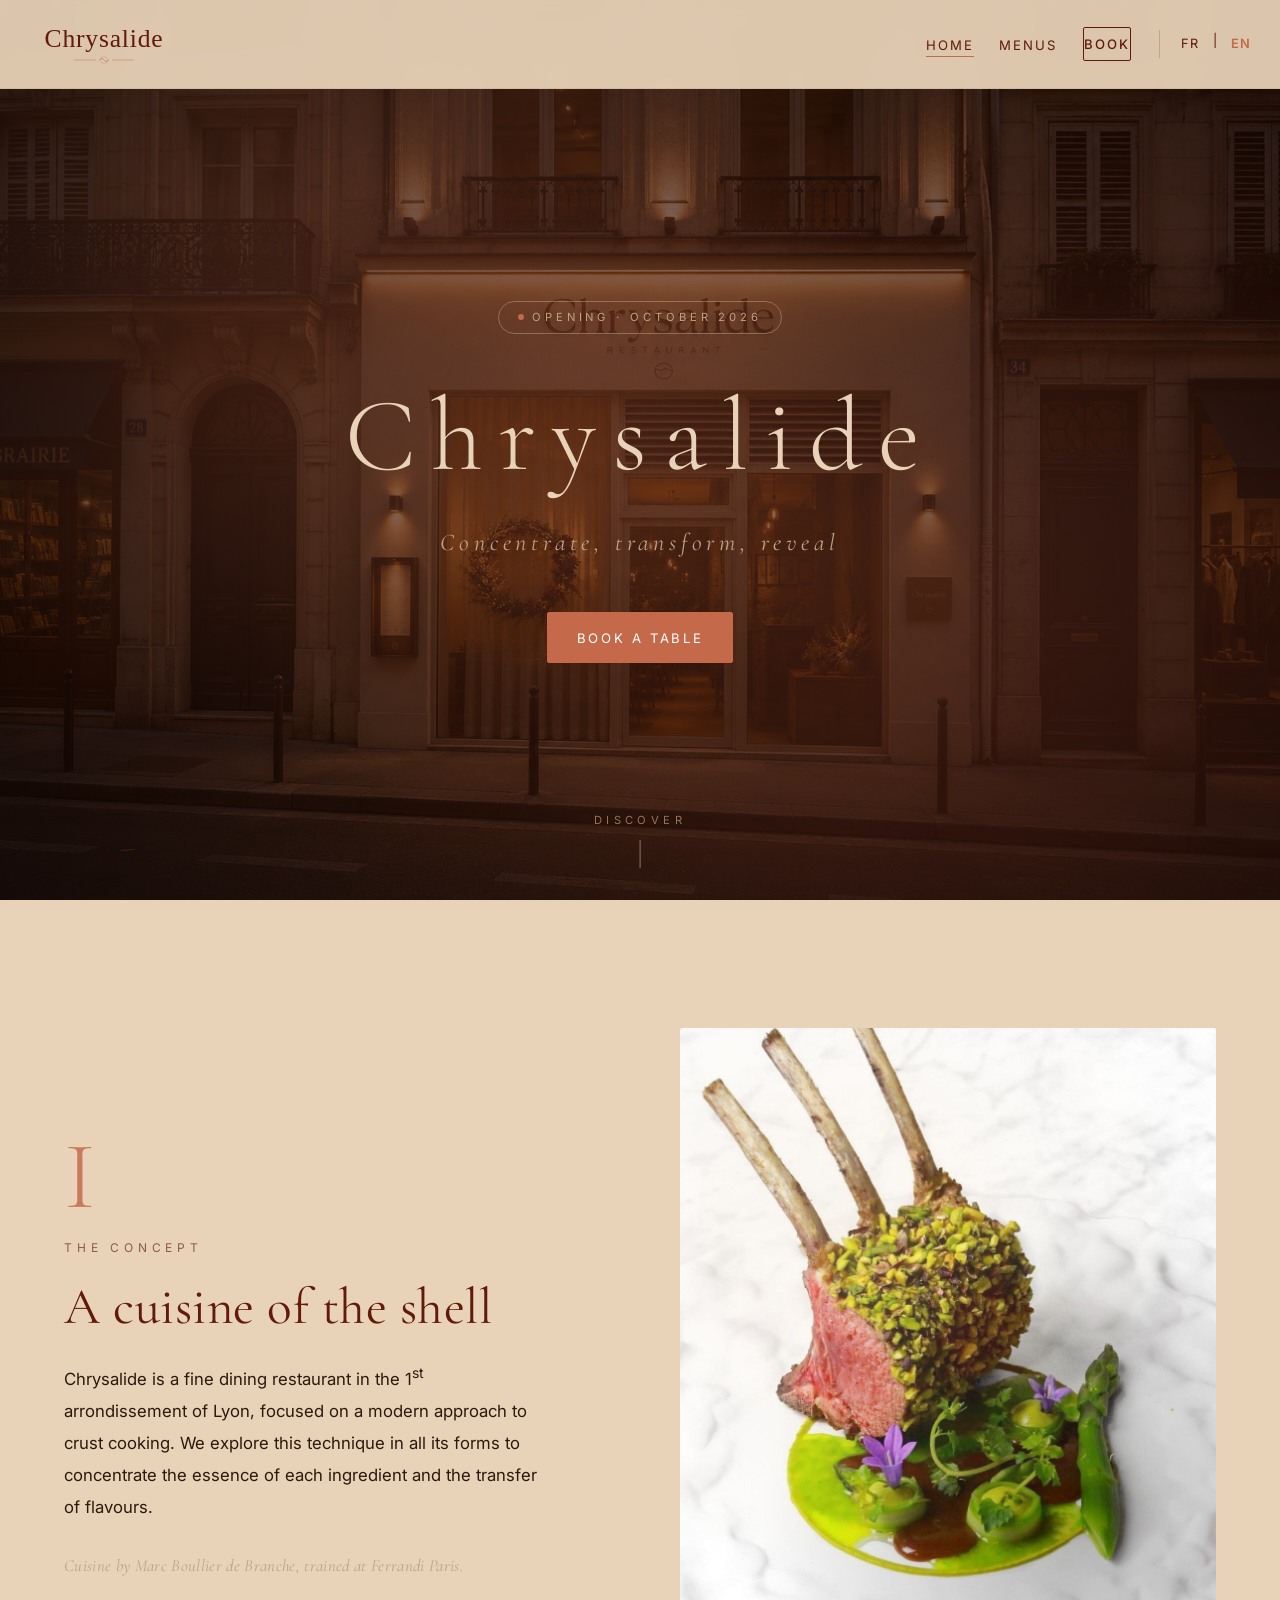
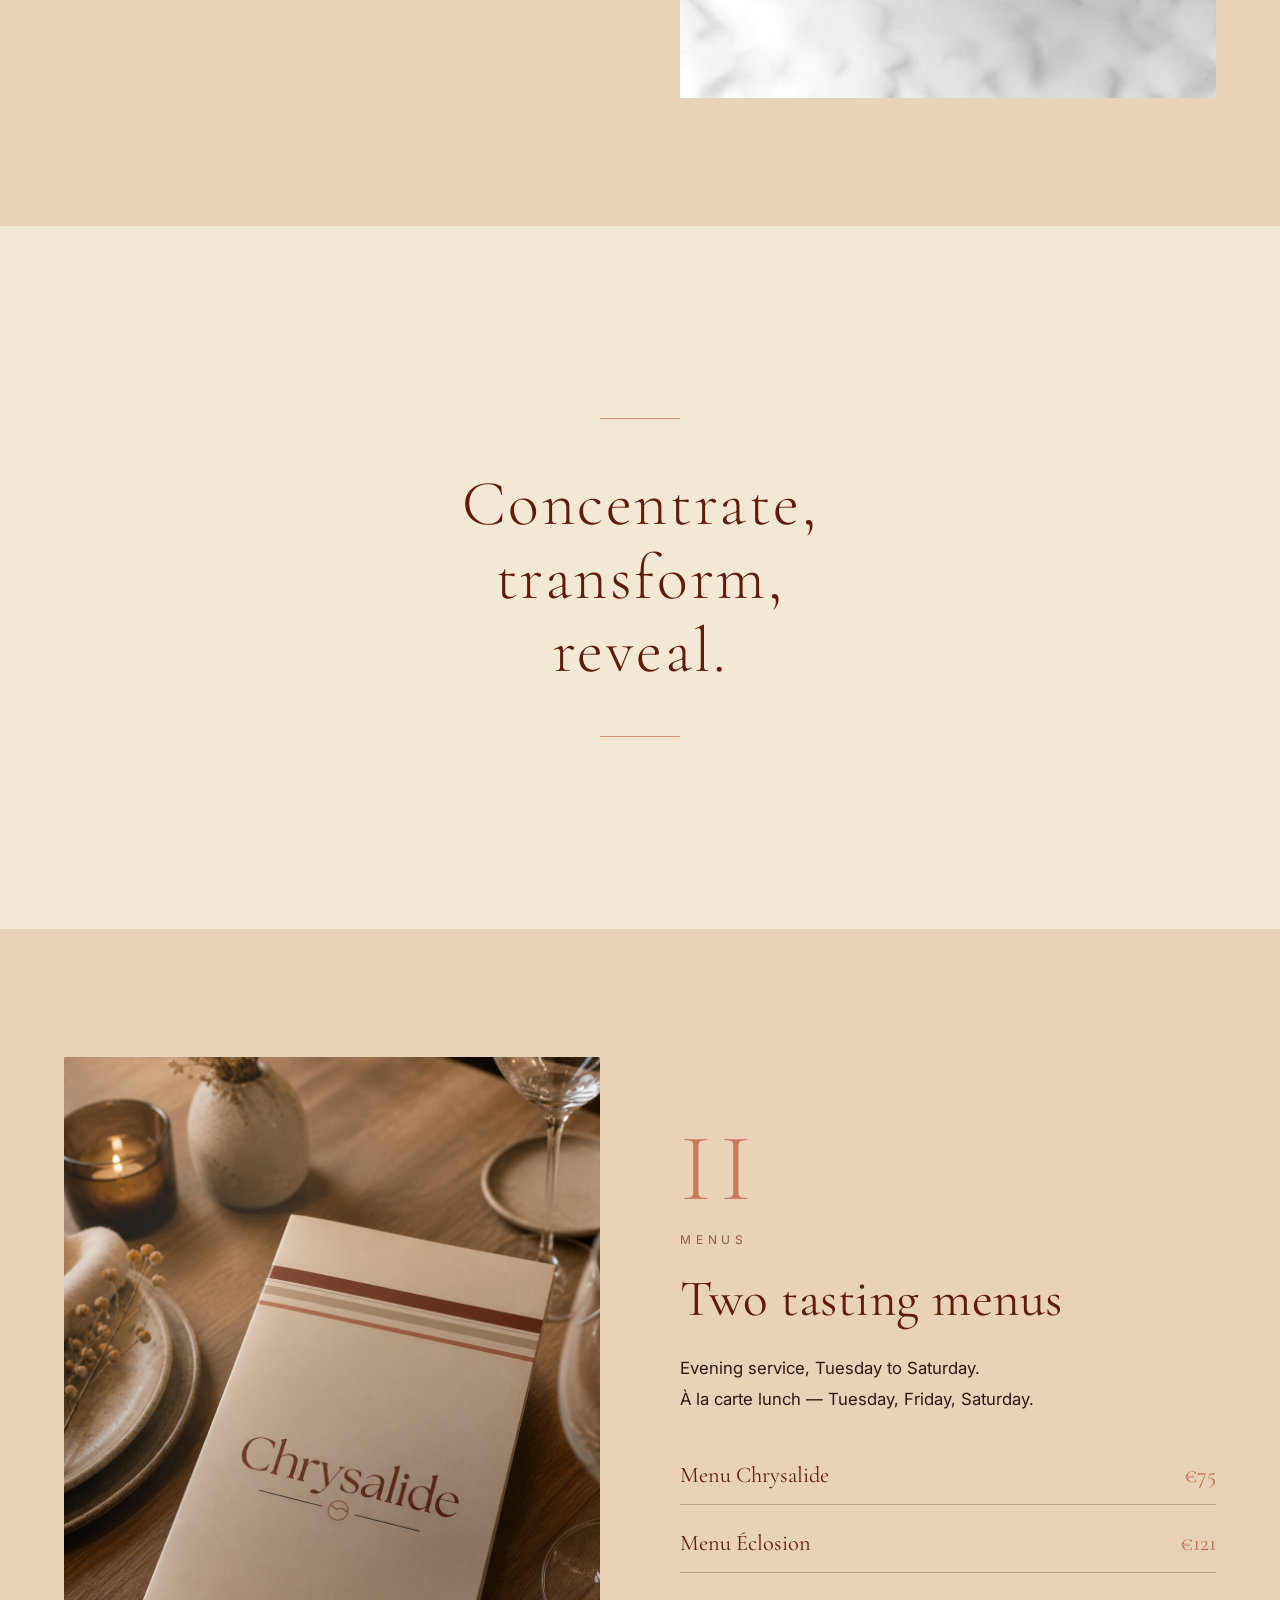
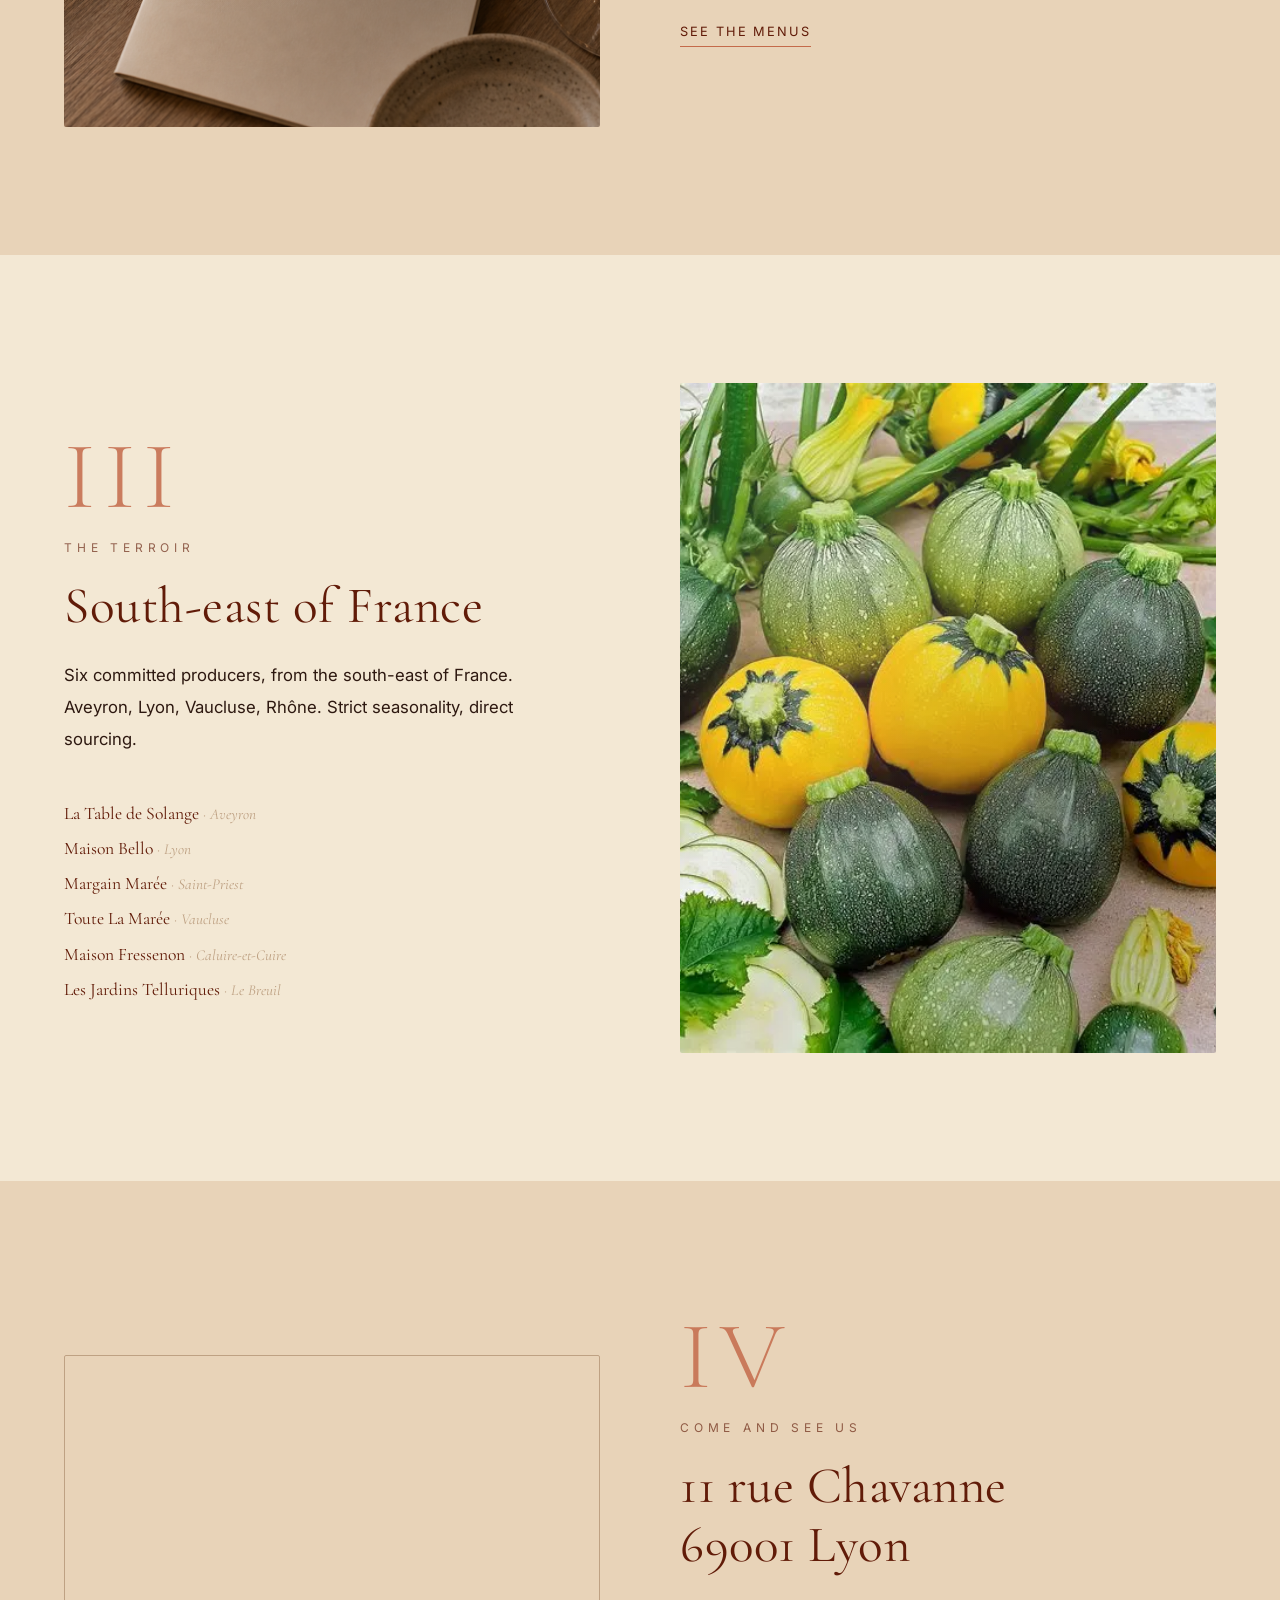
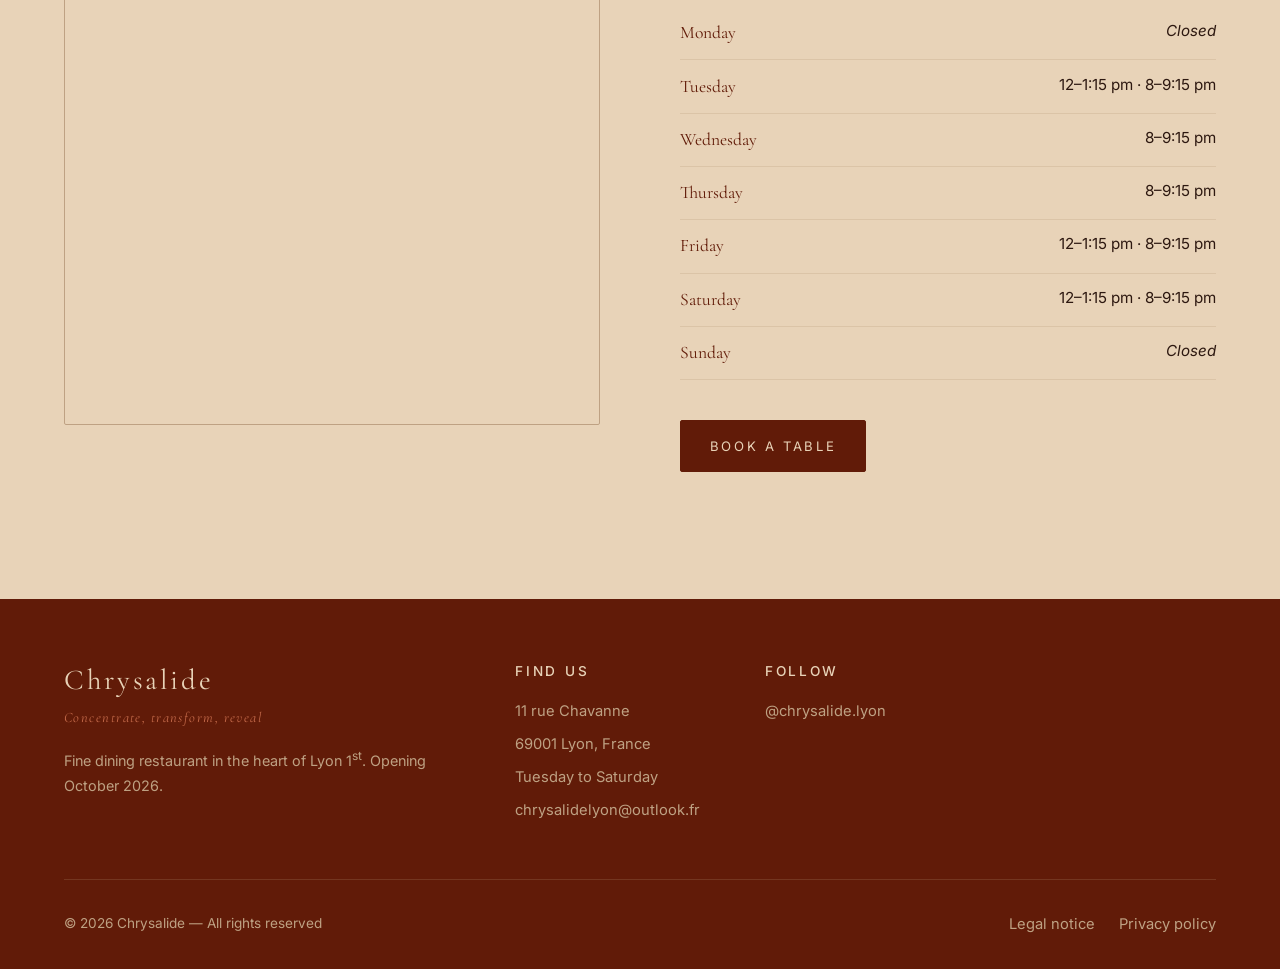
<file: BP_FERRANDI_CHRIS (2)/BP_FERRANDI_CHRIS/en/index.html>
<!DOCTYPE html>
<html lang="en">
<head>
    <meta charset="UTF-8">
    <meta name="viewport" content="width=device-width, initial-scale=1.0">
    <title>Chrysalide — Fine dining restaurant, Lyon</title>
    <meta name="description" content="Chrysalide, fine dining restaurant in the heart of Lyon. A modern approach to crust cooking. Opening October 2026.">
    <link rel="canonical" href="https://chrysalide-lyon.fr/en/">
    <link rel="alternate" hreflang="fr" href="https://chrysalide-lyon.fr/">
    <link rel="alternate" hreflang="en" href="https://chrysalide-lyon.fr/en/">
    <link rel="alternate" hreflang="x-default" href="https://chrysalide-lyon.fr/">
    <meta property="og:type" content="restaurant.restaurant">
    <meta property="og:title" content="Chrysalide — Fine dining restaurant, Lyon">
    <meta property="og:description" content="A modern approach to crust cooking. Concentrate, transform, reveal.">
    <meta property="og:locale" content="en_GB">
    <meta property="og:url" content="https://chrysalide-lyon.fr/en/">
    <link rel="icon" href="../assets/logo/favicon.svg" type="image/svg+xml">
    <link rel="preconnect" href="https://fonts.googleapis.com"><link rel="preconnect" href="https://fonts.gstatic.com" crossorigin>
    <link href="https://fonts.googleapis.com/css2?family=Cormorant+Garamond:ital,wght@0,300;0,400;0,500;1,400&family=Inter:wght@300;400;500;600&display=swap" rel="stylesheet">
    <link rel="stylesheet" href="../css/styles.css">
</head>
<body>
    <a href="#contenu" class="skip-link">Skip to content</a>

    <header class="site-header">
        <div class="site-header-inner">
            <a href="index.html" class="site-logo"><img src="../assets/logo/chrysalide-logo.svg" alt="" width="160" height="56"></a>
            <button class="menu-toggle" aria-label="Open menu" aria-expanded="false" aria-controls="site-nav"><span></span><span></span><span></span></button>
            <nav class="site-nav" id="site-nav" aria-label="Main navigation">
                <ul class="nav-menu">
                    <li><a href="index.html" aria-current="page">Home</a></li>
                    <li><a href="menus.html">Menus</a></li>
                    <li><a href="reservation.html" class="btn-cta">Book</a></li>
                </ul>
                <div class="lang-switch"><a href="../index.html" lang="fr">FR</a><span aria-hidden="true">|</span><a href="index.html" aria-current="true" lang="en">EN</a></div>
            </nav>
        </div>
    </header>

    <main id="contenu">
        <section class="hero" aria-labelledby="hero-title">
            <div class="hero-content">
                <span class="ouverture-badge">Opening · October 2026</span>
                <h1 id="hero-title">Chrysalide</h1>
                <p class="hero-baseline">Concentrate, transform, reveal</p>
                <div class="hero-actions">
                    <a href="reservation.html" class="btn-primary">Book a table</a>
                </div>
            </div>
            <a href="#chapter-1" class="scroll-cue" aria-label="Scroll">Discover</a>
        </section>

        <section class="story-section" id="chapter-1">
            <div class="container">
                <div class="story-grid">
                    <div class="story-text-col">
                        <span class="story-number">I</span>
                        <p class="story-eyebrow">The concept</p>
                        <h2 class="story-title">A cuisine of the shell</h2>
                        <p class="story-text">Chrysalide is a fine dining restaurant in the 1<sup>st</sup> arrondissement of Lyon, focused on a modern approach to crust cooking. We explore this technique in all its forms to concentrate the essence of each ingredient and the transfer of flavours.</p>
                        <p style="margin-top: 1.8rem; font-family: var(--font-titre); font-style: italic; color: var(--beige-mineral); font-size: 1.05rem; letter-spacing: 0.02em;">Cuisine by Marc Boullier de Branche, trained at Ferrandi Paris.</p>
                    </div>
                    <div class="story-image s1" aria-hidden="true"></div>
                </div>
            </div>
        </section>

        <section class="signature-grand">
            <p>Concentrate,<br>transform,<br>reveal.</p>
        </section>

        <section class="story-section">
            <div class="container">
                <div class="story-grid reverse">
                    <div class="story-text-col">
                        <span class="story-number">II</span>
                        <p class="story-eyebrow">Menus</p>
                        <h2 class="story-title">Two tasting menus</h2>
                        <p class="story-text">Evening service, Tuesday to Saturday.<br>À la carte lunch — Tuesday, Friday, Saturday.</p>

                        <div style="margin-top: 2.5rem; display: flex; flex-direction: column; gap: 1.2rem;">
                            <div style="display: flex; justify-content: space-between; align-items: baseline; border-bottom: 1px solid var(--beige-mineral); padding-bottom: 0.6rem;">
                                <span style="font-family: var(--font-titre); font-size: 1.4rem; color: var(--brun-profond);">Menu Chrysalide</span>
                                <span style="font-family: var(--font-titre); font-size: 1.4rem; color: var(--terracotta);">€75</span>
                            </div>
                            <div style="display: flex; justify-content: space-between; align-items: baseline; border-bottom: 1px solid var(--beige-mineral); padding-bottom: 0.6rem;">
                                <span style="font-family: var(--font-titre); font-size: 1.4rem; color: var(--brun-profond);">Menu Éclosion</span>
                                <span style="font-family: var(--font-titre); font-size: 1.4rem; color: var(--terracotta);">€121</span>
                            </div>
                        </div>

                        <p style="margin-top: 2rem;"><a href="menus.html" class="card-link">See the menus</a></p>
                    </div>
                    <div class="story-image s2" aria-hidden="true"></div>
                </div>
            </div>
        </section>

        <section class="story-section alt">
            <div class="container">
                <div class="story-grid">
                    <div class="story-text-col">
                        <span class="story-number">III</span>
                        <p class="story-eyebrow">The terroir</p>
                        <h2 class="story-title">South-east of France</h2>
                        <p class="story-text">Six committed producers, from the south-east of France. Aveyron, Lyon, Vaucluse, Rhône. Strict seasonality, direct sourcing.</p>

                        <ul style="list-style: none; padding: 0; margin: 2.5rem 0 0; font-family: var(--font-titre); font-size: 1.1rem; color: var(--brun-profond); line-height: 2;">
                            <li>La Table de Solange <span style="color: var(--beige-mineral); font-style: italic; font-size: 0.95rem;">· Aveyron</span></li>
                            <li>Maison Bello <span style="color: var(--beige-mineral); font-style: italic; font-size: 0.95rem;">· Lyon</span></li>
                            <li>Margain Marée <span style="color: var(--beige-mineral); font-style: italic; font-size: 0.95rem;">· Saint-Priest</span></li>
                            <li>Toute La Marée <span style="color: var(--beige-mineral); font-style: italic; font-size: 0.95rem;">· Vaucluse</span></li>
                            <li>Maison Fressenon <span style="color: var(--beige-mineral); font-style: italic; font-size: 0.95rem;">· Caluire-et-Cuire</span></li>
                            <li>Les Jardins Telluriques <span style="color: var(--beige-mineral); font-style: italic; font-size: 0.95rem;">· Le Breuil</span></li>
                        </ul>
                    </div>
                    <div class="story-image s3" aria-hidden="true"></div>
                </div>
            </div>
        </section>

        <section class="story-section">
            <div class="container">
                <div class="story-grid reverse">
                    <div class="story-text-col">
                        <span class="story-number">IV</span>
                        <p class="story-eyebrow">Come and see us</p>
                        <h2 class="story-title">11 rue Chavanne<br>69001 Lyon</h2>

                        <table class="horaires-table" style="margin-top: 2rem;">
                            <tbody>
                                <tr><td>Monday</td><td class="ferme">Closed</td></tr>
                                <tr><td>Tuesday</td><td>12–1:15 pm · 8–9:15 pm</td></tr>
                                <tr><td>Wednesday</td><td>8–9:15 pm</td></tr>
                                <tr><td>Thursday</td><td>8–9:15 pm</td></tr>
                                <tr><td>Friday</td><td>12–1:15 pm · 8–9:15 pm</td></tr>
                                <tr><td>Saturday</td><td>12–1:15 pm · 8–9:15 pm</td></tr>
                                <tr><td>Sunday</td><td class="ferme">Closed</td></tr>
                            </tbody>
                        </table>

                        <div style="margin-top: 2.5rem;">
                            <a href="reservation.html" class="btn-dark">Book a table</a>
                        </div>
                    </div>
                    <div class="map-wrap" style="aspect-ratio: 4/5;">
                        <iframe title="Map to Chrysalide" src="https://www.openstreetmap.org/export/embed.html?bbox=4.8290%2C45.7670%2C4.8400%2C45.7720&layer=mapnik&marker=45.7695%2C4.8345" loading="lazy" referrerpolicy="no-referrer-when-downgrade"></iframe>
                    </div>
                </div>
            </div>
        </section>
    </main>

    <footer class="site-footer">
        <div class="container">
            <div class="footer-grid">
                <div class="footer-brand"><h3>Chrysalide</h3><p class="baseline">Concentrate, transform, reveal</p><p>Fine dining restaurant in the heart of Lyon 1<sup>st</sup>. Opening October 2026.</p></div>
                <div><h4>Find us</h4><ul><li>11 rue Chavanne</li><li>69001 Lyon, France</li><li>Tuesday to Saturday</li><li><a href="mailto:chrysalidelyon@outlook.fr">chrysalidelyon@outlook.fr</a></li></ul></div>
                <div><h4>Follow</h4><ul><li><a href="https://instagram.com/chrysalide.lyon" target="_blank" rel="noopener noreferrer">@chrysalide.lyon</a></li></ul></div>
            </div>
            <div class="footer-bottom"><span>© 2026 Chrysalide — All rights reserved</span><span class="footer-legal"><a href="contact.html">Legal notice</a><a href="contact.html">Privacy policy</a></span></div>
        </div>
    </footer>

    <script src="../js/main.js"></script>
</body>
</html>
</file>
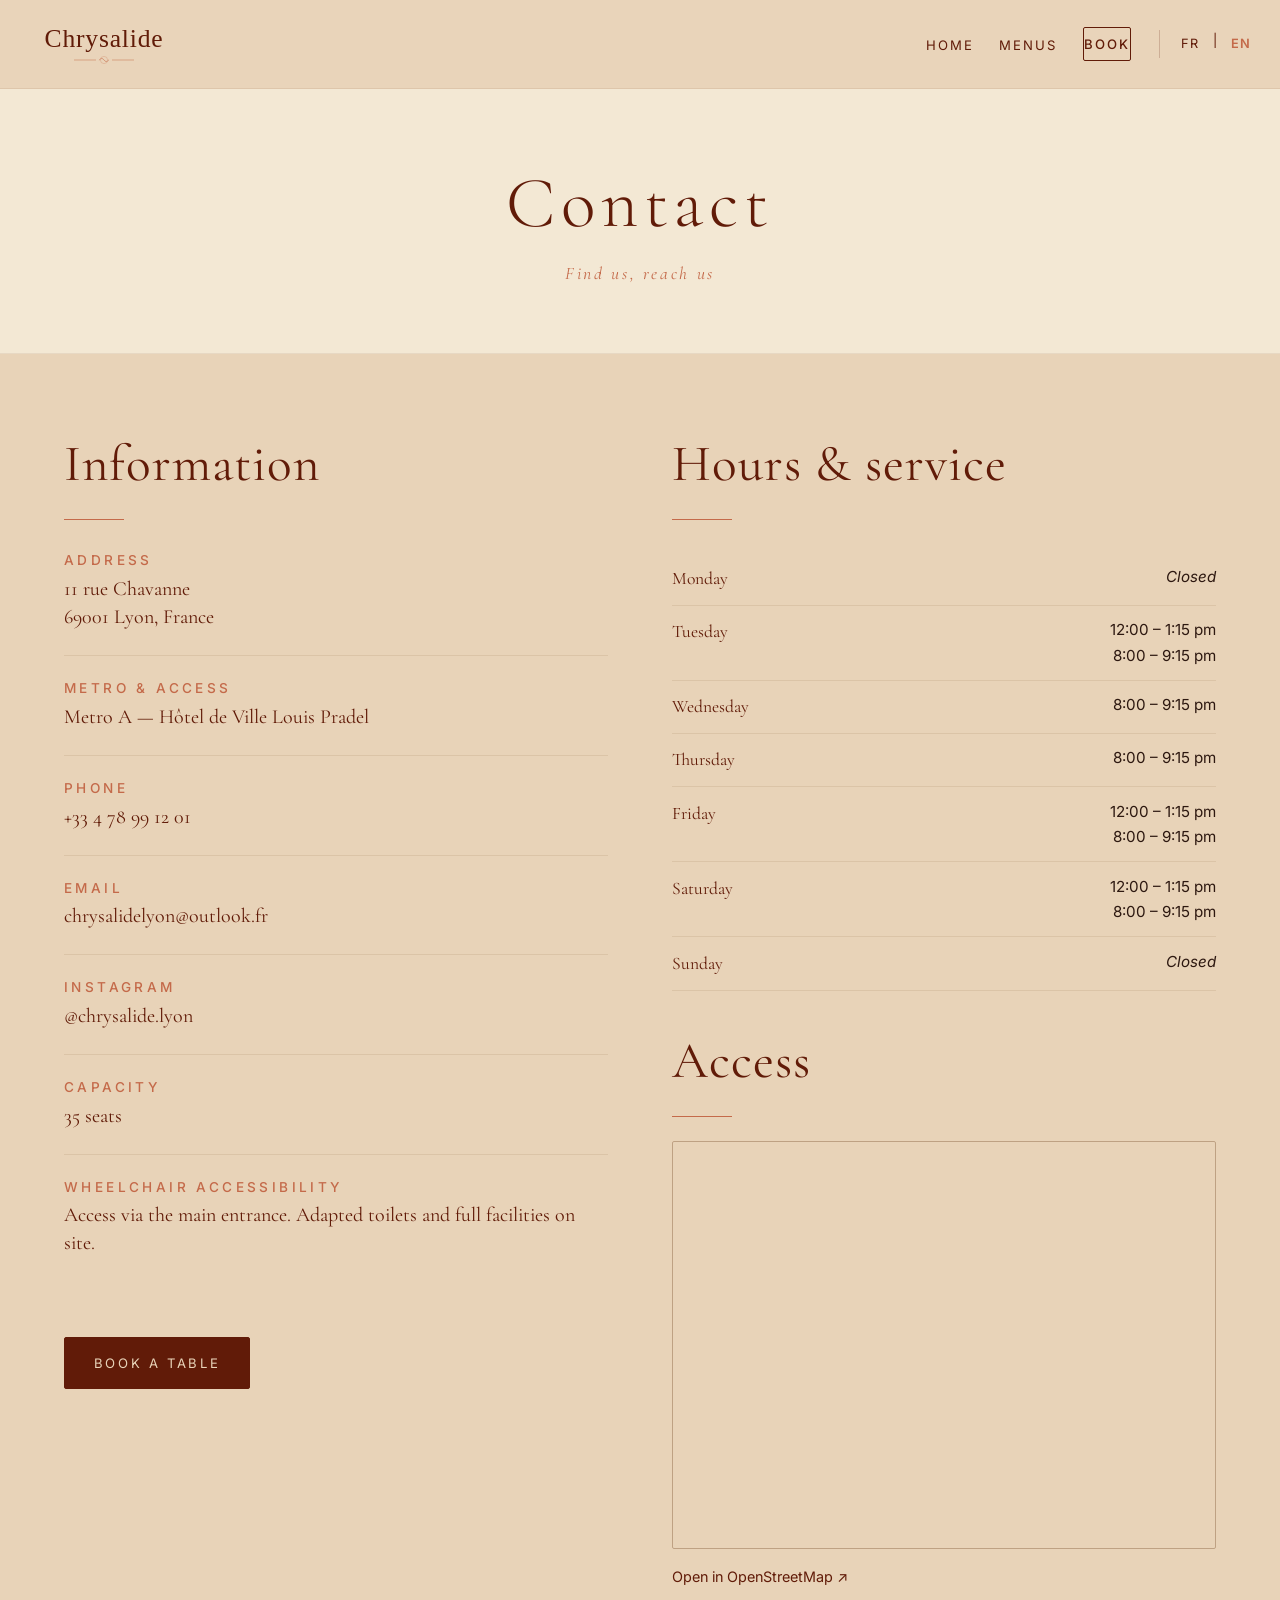
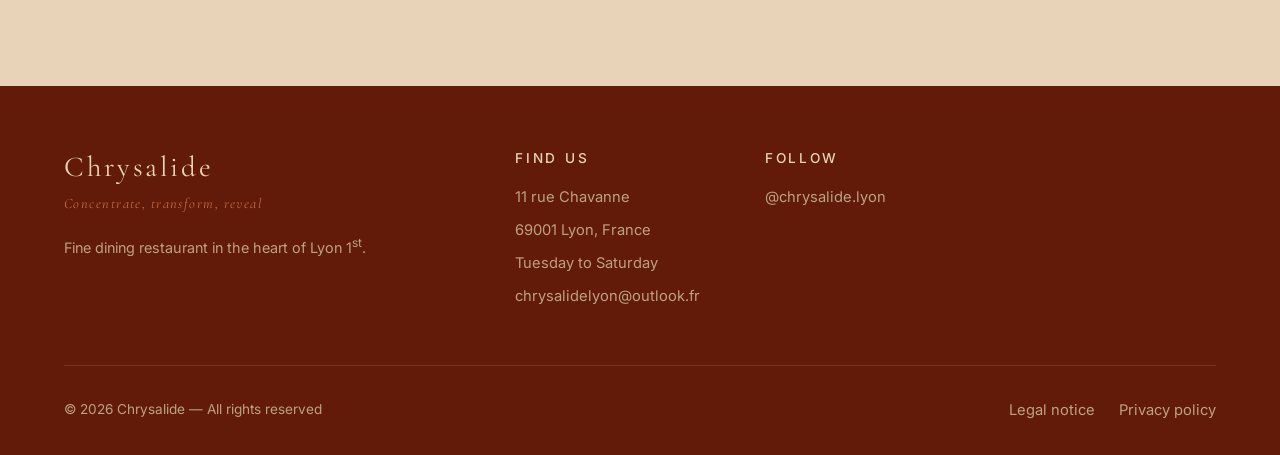
<file: BP_FERRANDI_CHRIS (2)/BP_FERRANDI_CHRIS/en/contact.html>
<!DOCTYPE html>
<html lang="en">
<head>
    <meta charset="UTF-8">
    <meta name="viewport" content="width=device-width, initial-scale=1.0">
    <title>Contact — Chrysalide</title>
    <meta name="description" content="Address, opening hours, access and contact details for Chrysalide restaurant. 11 rue Chavanne, Lyon 1st.">
    <link rel="canonical" href="https://chrysalide-lyon.fr/en/contact.html">
    <link rel="alternate" hreflang="fr" href="https://chrysalide-lyon.fr/contact.html">
    <link rel="alternate" hreflang="en" href="https://chrysalide-lyon.fr/en/contact.html">
    <link rel="icon" href="../assets/logo/favicon.svg" type="image/svg+xml">
    <link rel="preconnect" href="https://fonts.googleapis.com"><link rel="preconnect" href="https://fonts.gstatic.com" crossorigin>
    <link href="https://fonts.googleapis.com/css2?family=Cormorant+Garamond:ital,wght@0,300;0,400;0,500;1,400&family=Inter:wght@300;400;500;600&display=swap" rel="stylesheet">
    <link rel="stylesheet" href="../css/styles.css">
</head>
<body>
    <a href="#contenu" class="skip-link">Skip to content</a>
    <header class="site-header">
        <div class="site-header-inner">
            <a href="index.html" class="site-logo"><img src="../assets/logo/chrysalide-logo.svg" alt="" width="160" height="56"></a>
            <button class="menu-toggle" aria-label="Open menu" aria-expanded="false" aria-controls="site-nav"><span></span><span></span><span></span></button>
            <nav class="site-nav" id="site-nav" aria-label="Main navigation">
                <ul class="nav-menu">
                    <li><a href="index.html">Home</a></li>
                    <li><a href="menus.html">Menus</a></li>
                    <li><a href="reservation.html" class="btn-cta">Book</a></li>
                </ul>
                <div class="lang-switch"><a href="../contact.html" lang="fr">FR</a><span aria-hidden="true">|</span><a href="contact.html" aria-current="true" lang="en">EN</a></div>
            </nav>
        </div>
    </header>

    <main id="contenu">
        <section class="page-header"><div class="container"><h1>Contact</h1><p class="subtitle">Find us, reach us</p></div></section>

        <section>
            <div class="container">
                <div class="contact-grid">
                    <div>
                        <h2>Information</h2>
                        <hr class="divider divider-left">
                        <div style="margin-top: 2rem;">
                            <div class="contact-item"><h3>Address</h3><p>11 rue Chavanne<br>69001 Lyon, France</p></div>
                            <div class="contact-item"><h3>Metro &amp; access</h3><p>Metro A — Hôtel de Ville Louis Pradel</p></div>
                            <div class="contact-item"><h3>Phone</h3><p><a href="tel:+33478991201">+33 4 78 99 12 01</a></p></div>
                            <div class="contact-item"><h3>Email</h3><p><a href="mailto:chrysalidelyon@outlook.fr">chrysalidelyon@outlook.fr</a></p></div>
                            <div class="contact-item"><h3>Instagram</h3><p><a href="https://instagram.com/chrysalide.lyon" target="_blank" rel="noopener noreferrer">@chrysalide.lyon</a></p></div>
                            <div class="contact-item"><h3>Capacity</h3><p>35 seats</p></div>
                            <div class="contact-item"><h3>Wheelchair accessibility</h3><p>Access via the main entrance. Adapted toilets and full facilities on site.</p></div>
                        </div>
                        <a href="reservation.html" class="btn-dark" style="margin-top: 2rem;">Book a table</a>
                    </div>

                    <div>
                        <h2>Hours &amp; service</h2>
                        <hr class="divider divider-left">
                        <table class="horaires-table" style="margin-top: 2rem;">
                            <tbody>
                                <tr><td>Monday</td><td class="ferme">Closed</td></tr>
                                <tr><td>Tuesday</td><td>12:00 – 1:15 pm<br>8:00 – 9:15 pm</td></tr>
                                <tr><td>Wednesday</td><td>8:00 – 9:15 pm</td></tr>
                                <tr><td>Thursday</td><td>8:00 – 9:15 pm</td></tr>
                                <tr><td>Friday</td><td>12:00 – 1:15 pm<br>8:00 – 9:15 pm</td></tr>
                                <tr><td>Saturday</td><td>12:00 – 1:15 pm<br>8:00 – 9:15 pm</td></tr>
                                <tr><td>Sunday</td><td class="ferme">Closed</td></tr>
                            </tbody>
                        </table>

                        <div style="margin-top: 2.5rem;">
                            <h2>Access</h2>
                            <hr class="divider divider-left">
                            <div class="map-wrap" style="margin-top: 1.5rem;">
                                <iframe title="Map to Chrysalide restaurant" src="https://www.openstreetmap.org/export/embed.html?bbox=4.8290%2C45.7670%2C4.8400%2C45.7720&layer=mapnik&marker=45.7695%2C4.8345" loading="lazy" referrerpolicy="no-referrer-when-downgrade"></iframe>
                            </div>
                            <p style="margin-top: 1rem; font-size: 0.9rem;"><a href="https://www.openstreetmap.org/?mlat=45.7695&mlon=4.8345#map=18/45.7695/4.8345" target="_blank" rel="noopener noreferrer">Open in OpenStreetMap ↗</a></p>
                        </div>
                    </div>
                </div>
            </div>
        </section>
    </main>

    <footer class="site-footer">
        <div class="container">
            <div class="footer-grid">
                <div class="footer-brand"><h3>Chrysalide</h3><p class="baseline">Concentrate, transform, reveal</p><p>Fine dining restaurant in the heart of Lyon 1<sup>st</sup>.</p></div>
                <div><h4>Find us</h4><ul><li>11 rue Chavanne</li><li>69001 Lyon, France</li><li>Tuesday to Saturday</li><li><a href="mailto:chrysalidelyon@outlook.fr">chrysalidelyon@outlook.fr</a></li></ul></div>
                <div><h4>Follow</h4><ul><li><a href="https://instagram.com/chrysalide.lyon" target="_blank" rel="noopener noreferrer">@chrysalide.lyon</a></li></ul></div>
            </div>
            <div class="footer-bottom"><span>© 2026 Chrysalide — All rights reserved</span><span class="footer-legal"><a href="contact.html">Legal notice</a><a href="contact.html">Privacy policy</a></span></div>
        </div>
    </footer>

    <script src="../js/main.js"></script>
</body>
</html>
</file>
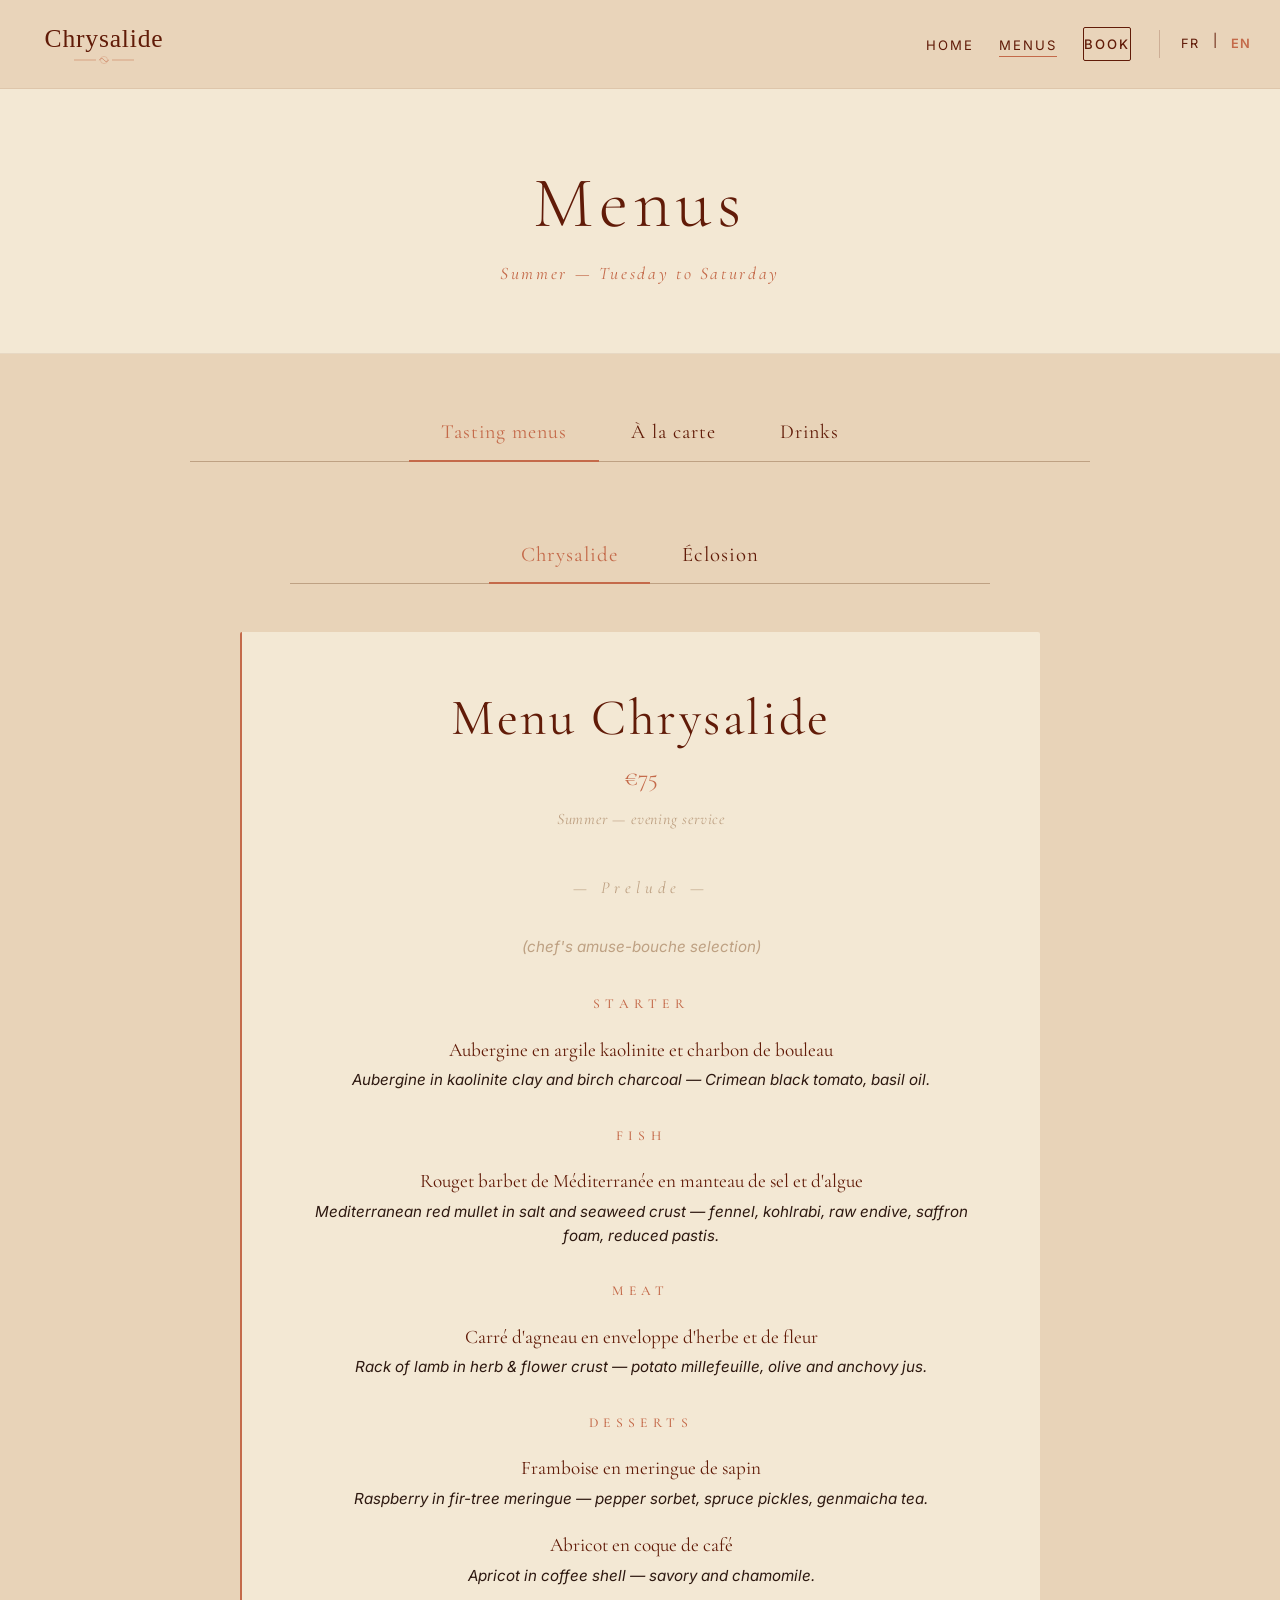
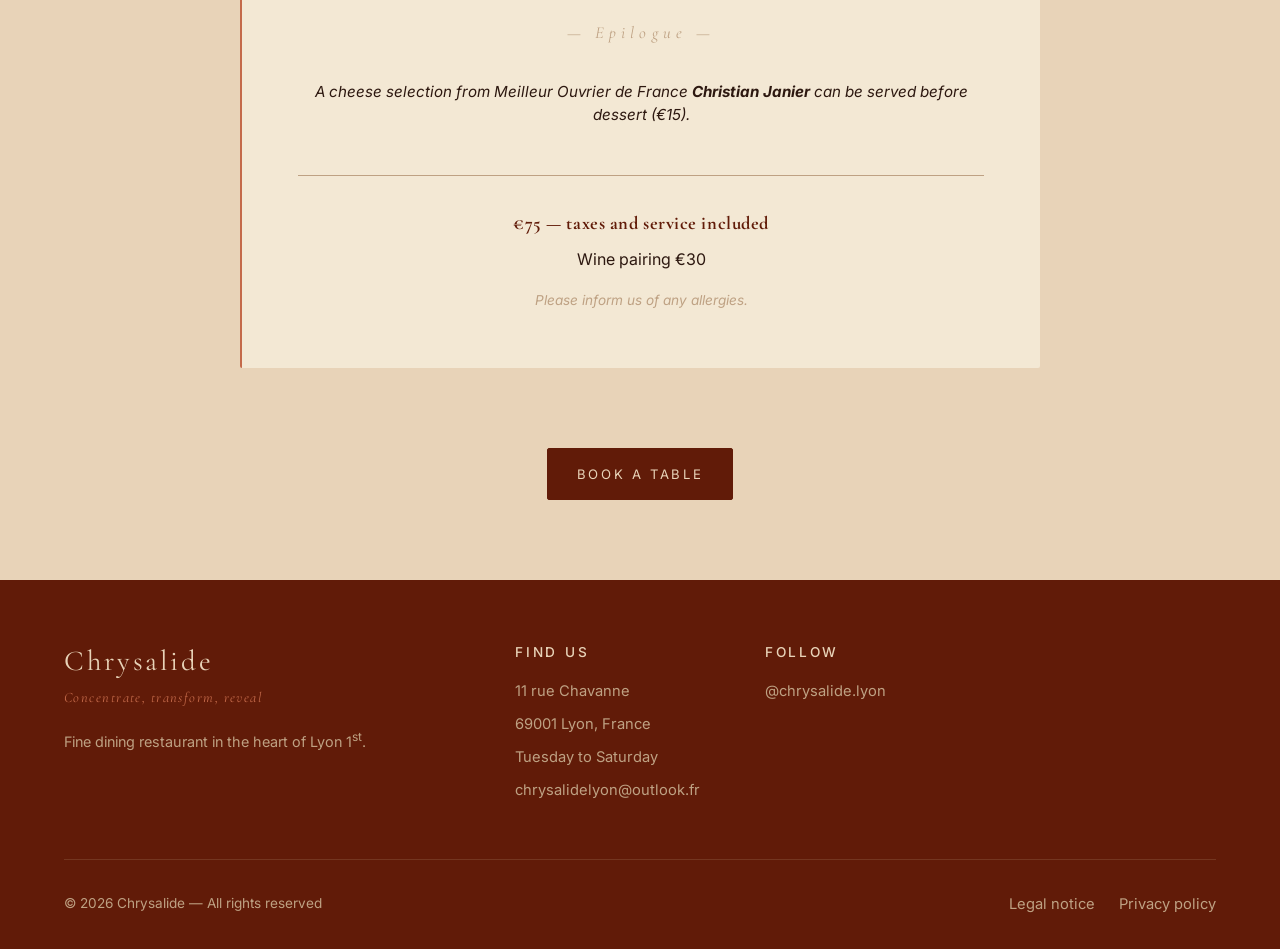
<file: BP_FERRANDI_CHRIS (2)/BP_FERRANDI_CHRIS/en/menus.html>
<!DOCTYPE html>
<html lang="en">
<head>
    <meta charset="UTF-8">
    <meta name="viewport" content="width=device-width, initial-scale=1.0">
    <title>Menus — Chrysalide</title>
    <meta name="description" content="Tasting menus Chrysalide (€75) and Éclosion (€121), lunch à la carte, drinks — Chrysalide, fine-dining restaurant in Lyon.">
    <link rel="canonical" href="https://chrysalide-lyon.fr/en/menus.html">
    <link rel="alternate" hreflang="fr" href="https://chrysalide-lyon.fr/menus.html">
    <link rel="alternate" hreflang="en" href="https://chrysalide-lyon.fr/en/menus.html">
    <link rel="icon" href="../assets/logo/favicon.svg" type="image/svg+xml">
    <link rel="preconnect" href="https://fonts.googleapis.com"><link rel="preconnect" href="https://fonts.gstatic.com" crossorigin>
    <link href="https://fonts.googleapis.com/css2?family=Cormorant+Garamond:ital,wght@0,300;0,400;0,500;1,400&family=Inter:wght@300;400;500;600&display=swap" rel="stylesheet">
    <link rel="stylesheet" href="../css/styles.css">
</head>
<body>
    <a href="#contenu" class="skip-link">Skip to content</a>

    <header class="site-header">
        <div class="site-header-inner">
            <a href="index.html" class="site-logo"><img src="../assets/logo/chrysalide-logo.svg" alt="" width="160" height="56"></a>
            <button class="menu-toggle" aria-label="Open menu" aria-expanded="false" aria-controls="site-nav"><span></span><span></span><span></span></button>
            <nav class="site-nav" id="site-nav" aria-label="Main navigation">
                <ul class="nav-menu">
                    <li><a href="index.html">Home</a></li>
                    <li><a href="menus.html" aria-current="page">Menus</a></li>
                    <li><a href="reservation.html" class="btn-cta">Book</a></li>
                </ul>
                <div class="lang-switch"><a href="../menus.html" lang="fr">FR</a><span aria-hidden="true">|</span><a href="menus.html" aria-current="true" lang="en">EN</a></div>
            </nav>
        </div>
    </header>

    <main id="contenu">
        <section class="page-header">
            <div class="container">
                <h1>Menus</h1>
                <p class="subtitle">Summer — Tuesday to Saturday</p>
            </div>
        </section>

        <section style="padding-top: 3rem;">
            <div class="container">

                <div class="table-tabs" role="tablist">
                    <button class="table-tab" role="tab" aria-selected="true" aria-controls="menus" id="tab-menus">Tasting menus</button>
                    <button class="table-tab" role="tab" aria-selected="false" aria-controls="carte" id="tab-carte">À la carte</button>
                    <button class="table-tab" role="tab" aria-selected="false" aria-controls="boissons" id="tab-boissons">Drinks</button>
                </div>

                <!-- MENUS -->
                <div class="table-panel is-active" id="menus" role="tabpanel" aria-labelledby="tab-menus">

                    <div class="menu-tabs" role="tablist" style="margin-bottom: 3rem;">
                        <button class="menu-tab" role="tab" aria-selected="true" aria-controls="chrysalide" id="tab-chrysalide">Chrysalide</button>
                        <button class="menu-tab" role="tab" aria-selected="false" aria-controls="eclosion" id="tab-eclosion">Éclosion</button>
                    </div>

                    <div class="menu-panel is-active" id="chrysalide" role="tabpanel" aria-labelledby="tab-chrysalide">
                        <article class="menu-card">
                            <header class="menu-card-header">
                                <h2>Menu Chrysalide</h2>
                                <p class="menu-card-price">€75</p>
                                <p class="menu-card-sub">Summer — evening service</p>
                            </header>

                            <p class="menu-marker">— Prelude —</p>
                            <p class="menu-amuse">(chef's amuse-bouche selection)</p>

                            <p class="menu-categorie">Starter</p>
                            <div class="menu-plat"><p class="menu-plat-nom">Aubergine en argile kaolinite et charbon de bouleau</p><p class="menu-plat-desc"><em>Aubergine in kaolinite clay and birch charcoal — Crimean black tomato, basil oil.</em></p></div>

                            <p class="menu-categorie">Fish</p>
                            <div class="menu-plat"><p class="menu-plat-nom">Rouget barbet de Méditerranée en manteau de sel et d'algue</p><p class="menu-plat-desc"><em>Mediterranean red mullet in salt and seaweed crust — fennel, kohlrabi, raw endive, saffron foam, reduced pastis.</em></p></div>

                            <p class="menu-categorie">Meat</p>
                            <div class="menu-plat"><p class="menu-plat-nom">Carré d'agneau en enveloppe d'herbe et de fleur</p><p class="menu-plat-desc"><em>Rack of lamb in herb &amp; flower crust — potato millefeuille, olive and anchovy jus.</em></p></div>

                            <p class="menu-categorie">Desserts</p>
                            <div class="menu-plat"><p class="menu-plat-nom">Framboise en meringue de sapin</p><p class="menu-plat-desc"><em>Raspberry in fir-tree meringue — pepper sorbet, spruce pickles, genmaicha tea.</em></p></div>
                            <div class="menu-plat"><p class="menu-plat-nom">Abricot en coque de café</p><p class="menu-plat-desc"><em>Apricot in coffee shell — savory and chamomile.</em></p></div>

                            <p class="menu-marker">— Epilogue —</p>
                            <div class="menu-plat"><p class="menu-plat-desc">A cheese selection from Meilleur Ouvrier de France <strong>Christian Janier</strong> can be served before dessert (€15).</p></div>

                            <div class="menu-footer">
                                <strong>€75 — taxes and service included</strong>
                                <p class="accord">Wine pairing €30</p>
                                <p class="allergenes">Please inform us of any allergies.</p>
                            </div>
                        </article>
                    </div>

                    <div class="menu-panel" id="eclosion" role="tabpanel" aria-labelledby="tab-eclosion">
                        <article class="menu-card">
                            <header class="menu-card-header">
                                <h2>Menu Éclosion</h2>
                                <p class="menu-card-price">€121</p>
                                <p class="menu-card-sub">Summer — evening service</p>
                            </header>

                            <p class="menu-marker">— Prelude —</p>
                            <p class="menu-amuse">(chef's amuse-bouche selection)</p>

                            <p class="menu-categorie">Starters</p>
                            <div class="menu-plat"><p class="menu-plat-nom">Aubergine en argile kaolinite et charbon de bouleau</p><p class="menu-plat-desc"><em>Aubergine in kaolinite clay and birch charcoal — Crimean black tomato, basil oil.</em></p></div>
                            <div class="menu-plat"><p class="menu-plat-nom">Pithiviers de ris de veau</p><p class="menu-plat-desc"><em>Sweetbread pithiviers — pike-perch and lardo di Colonnata, bold fish jus.</em></p></div>

                            <p class="menu-categorie">Fish</p>
                            <div class="menu-plat"><p class="menu-plat-nom">Rouget barbet de Méditerranée en manteau de sel et d'algue</p><p class="menu-plat-desc"><em>Mediterranean red mullet in salt and seaweed crust.</em></p></div>

                            <p class="menu-categorie">Meats</p>
                            <div class="menu-plat"><p class="menu-plat-nom">Carré d'agneau en enveloppe d'herbes et de fleurs</p><p class="menu-plat-desc"><em>Rack of lamb in herb &amp; flower crust.</em></p></div>
                            <div class="menu-plat"><p class="menu-plat-nom">Pigeon de la Coulonnière</p><p class="menu-plat-desc"><em>Pigeon — chrysalis of Hautes-Alpes black cherry, Timut pepper, confit Cévennes onion, girolle, verjus jus.</em></p></div>

                            <p class="menu-categorie">Desserts</p>
                            <div class="menu-plat"><p class="menu-plat-nom">Framboises cuites en meringue de sapin</p><p class="menu-plat-desc"><em>Cooked raspberries in fir-tree meringue.</em></p></div>
                            <div class="menu-plat"><p class="menu-plat-nom">Abricot en coque de café</p><p class="menu-plat-desc"><em>Apricot in coffee shell.</em></p></div>
                            <div class="menu-plat"><p class="menu-plat-nom">Maïs rôti en écorce de grué</p><p class="menu-plat-desc"><em>Roasted corn in cocoa-nib bark — chocolate, miso, Espelette pepper.</em></p></div>

                            <p class="menu-marker">— Epilogue —</p>
                            <div class="menu-plat"><p class="menu-plat-desc">A cheese selection from Meilleur Ouvrier de France <strong>Christian Janier</strong> can be served before dessert (€15).</p></div>

                            <div class="menu-footer">
                                <strong>€121 — taxes and service included</strong>
                                <p class="accord">Wine pairing €45</p>
                                <p class="allergenes">Our products may contain allergens. Please inform us of any allergies.</p>
                            </div>
                        </article>
                    </div>
                </div>

                <!-- À LA CARTE -->
                <div class="table-panel" id="carte" role="tabpanel" aria-labelledby="tab-carte">
                    <div style="max-width: 800px; margin: 0 auto;">
                        <p style="text-align: center; font-family: var(--font-titre); font-style: italic; color: var(--beige-mineral); letter-spacing: 0.1em; margin-bottom: 3rem;">Summer menu · lunch service</p>

                        <div class="carte-section">
                            <h2>Starters</h2>
                            <div class="carte-item"><div class="carte-item-info"><p class="carte-item-nom">Aubergine scellée dans l'argile kaolinite et charbon de bouleau</p><p class="carte-item-desc"><em>Crimean black tomato condiment, basil oil.</em></p></div><div class="carte-item-prix">€14</div></div>
                            <div class="carte-item"><div class="carte-item-info"><p class="carte-item-nom">Pithiviers de ris de veau</p><p class="carte-item-desc"><em>Pike-perch and lardo di Colonnata, bold fish jus.</em></p></div><div class="carte-item-prix">€23</div></div>
                        </div>

                        <div class="carte-section">
                            <h2>Mains</h2>
                            <div class="carte-item"><div class="carte-item-info"><p class="carte-item-nom">Rouget barbet de Méditerranée</p><p class="carte-item-desc"><em>Salt and seaweed crust, fennel, kohlrabi, raw endive, saffron foam, reduced pastis.</em></p></div><div class="carte-item-prix">€28</div></div>
                            <div class="carte-item"><div class="carte-item-info"><p class="carte-item-nom">Carré d'agneau Aveyronnais</p><p class="carte-item-desc"><em>Herb &amp; flower crust, potato millefeuille, olive and anchovy jus.</em></p></div><div class="carte-item-prix">€31</div></div>
                            <div class="carte-item"><div class="carte-item-info"><p class="carte-item-nom">Pigeon de la Coulonnière</p><p class="carte-item-desc"><em>Black cherry chrysalis, Timut pepper, confit Cévennes onion, girolles, verjus jus.</em></p></div><div class="carte-item-prix">€33</div></div>
                        </div>

                        <div class="carte-section">
                            <h2>Cheeses</h2>
                            <div class="carte-item"><div class="carte-item-info"><p class="carte-item-nom">Sélection du Meilleur Ouvrier de France Christian Janier</p></div><div class="carte-item-prix">€15</div></div>
                        </div>

                        <div class="carte-section">
                            <h2>Desserts</h2>
                            <div class="carte-item"><div class="carte-item-info"><p class="carte-item-nom">Abricot en coque de café</p><p class="carte-item-desc"><em>Savory and chamomile.</em></p></div><div class="carte-item-prix">€16</div></div>
                            <div class="carte-item"><div class="carte-item-info"><p class="carte-item-nom">Maïs rôti en écorce de grué</p><p class="carte-item-desc"><em>Chocolate, miso, Espelette pepper.</em></p></div><div class="carte-item-prix">€16</div></div>
                            <div class="carte-item"><div class="carte-item-info"><p class="carte-item-nom">Pavlova framboise cuite en meringue de sapin</p><p class="carte-item-desc"><em>Pepper sorbet, spruce pickles, genmaicha tea.</em></p></div><div class="carte-item-prix">€19</div></div>
                        </div>

                        <div class="menu-footer" style="margin-top: 3rem;">
                            <strong>All prices are in euros, taxes and service included</strong>
                            <p class="allergenes">Our products may contain allergens. Please inform us of any allergies.</p>
                        </div>
                    </div>
                </div>

                <!-- DRINKS -->
                <div class="table-panel" id="boissons" role="tabpanel" aria-labelledby="tab-boissons">
                    <div style="max-width: 1000px; margin: 0 auto;">
                        <div class="boissons-grid">
                            <div class="carte-section">
                                <h2>Cocktails</h2>
                                <div class="carte-item"><div class="carte-item-info"><p class="carte-item-nom">Negroni</p><p class="carte-item-desc">12 cl</p></div><div class="carte-item-prix">€16</div></div>
                                <div class="carte-item"><div class="carte-item-info"><p class="carte-item-nom">Old Fashioned</p><p class="carte-item-desc">12 cl</p></div><div class="carte-item-prix">€16</div></div>
                                <div class="carte-item"><div class="carte-item-info"><p class="carte-item-nom">Gin Tonic, seasonal herbs</p><p class="carte-item-desc">12 cl</p></div><div class="carte-item-prix">€14</div></div>
                                <div class="carte-item"><div class="carte-item-info"><p class="carte-item-nom">Champagne Spritz</p><p class="carte-item-desc">12 cl</p></div><div class="carte-item-prix">€15</div></div>
                            </div>

                            <div class="carte-section">
                                <h2>Craft beers</h2>
                                <div class="carte-item"><div class="carte-item-info"><p class="carte-item-nom">Dullion, « la Dorée »</p><p class="carte-item-desc">Craft blonde — 33 cl</p></div><div class="carte-item-prix">€10</div></div>
                                <div class="carte-item"><div class="carte-item-info"><p class="carte-item-nom">Dullion, « la Rousse »</p><p class="carte-item-desc">Craft amber — 33 cl</p></div><div class="carte-item-prix">€10</div></div>
                            </div>

                            <div class="carte-section">
                                <h2>Softs</h2>
                                <div class="carte-item"><div class="carte-item-info"><p class="carte-item-nom">Vineyard peach juice</p><p class="carte-item-desc">Maison Alain Milliat — 25 cl</p></div><div class="carte-item-prix">€12</div></div>
                                <div class="carte-item"><div class="carte-item-info"><p class="carte-item-nom">Williams pear juice</p><p class="carte-item-desc">Maison Alain Milliat — 25 cl</p></div><div class="carte-item-prix">€12</div></div>
                                <div class="carte-item"><div class="carte-item-info"><p class="carte-item-nom">Apricot nectar</p><p class="carte-item-desc">Maison Milliat — 25 cl</p></div><div class="carte-item-prix">€12</div></div>
                                <div class="carte-item"><div class="carte-item-info"><p class="carte-item-nom">Coca-Cola</p><p class="carte-item-desc">33 cl</p></div><div class="carte-item-prix">€7</div></div>
                                <div class="carte-item"><div class="carte-item-info"><p class="carte-item-nom">Châteldon water</p><p class="carte-item-desc">75 cl</p></div><div class="carte-item-prix">€9</div></div>
                            </div>

                            <div class="carte-section">
                                <h2>Hot drinks</h2>
                                <div class="carte-item"><div class="carte-item-info"><p class="carte-item-nom">Coffee</p><p class="carte-item-desc">Maison Gonéo, Lyon roastery</p></div><div class="carte-item-prix">€4</div></div>
                                <div class="carte-item"><div class="carte-item-info"><p class="carte-item-nom">Seasonal infusions</p></div><div class="carte-item-prix">€5</div></div>
                            </div>
                        </div>

                        <div class="menu-footer" style="margin-top: 3rem;">
                            <strong>All prices are in euros, taxes and service included</strong>
                        </div>

                        <div class="note-vins" style="max-width: 700px; margin: 3rem auto 0;">
                            The wine list and wine pairings are available on site. Our team will be delighted to advise you.
                        </div>
                    </div>
                </div>

                <div style="text-align: center; margin-top: 5rem;">
                    <a href="reservation.html" class="btn-dark">Book a table</a>
                </div>
            </div>
        </section>
    </main>

    <footer class="site-footer">
        <div class="container">
            <div class="footer-grid">
                <div class="footer-brand"><h3>Chrysalide</h3><p class="baseline">Concentrate, transform, reveal</p><p>Fine dining restaurant in the heart of Lyon 1<sup>st</sup>.</p></div>
                <div><h4>Find us</h4><ul><li>11 rue Chavanne</li><li>69001 Lyon, France</li><li>Tuesday to Saturday</li><li><a href="mailto:chrysalidelyon@outlook.fr">chrysalidelyon@outlook.fr</a></li></ul></div>
                <div><h4>Follow</h4><ul><li><a href="https://instagram.com/chrysalide.lyon" target="_blank" rel="noopener noreferrer">@chrysalide.lyon</a></li></ul></div>
            </div>
            <div class="footer-bottom"><span>© 2026 Chrysalide — All rights reserved</span><span class="footer-legal"><a href="contact.html">Legal notice</a><a href="contact.html">Privacy policy</a></span></div>
        </div>
    </footer>

    <script src="../js/main.js"></script>
</body>
</html>
</file>
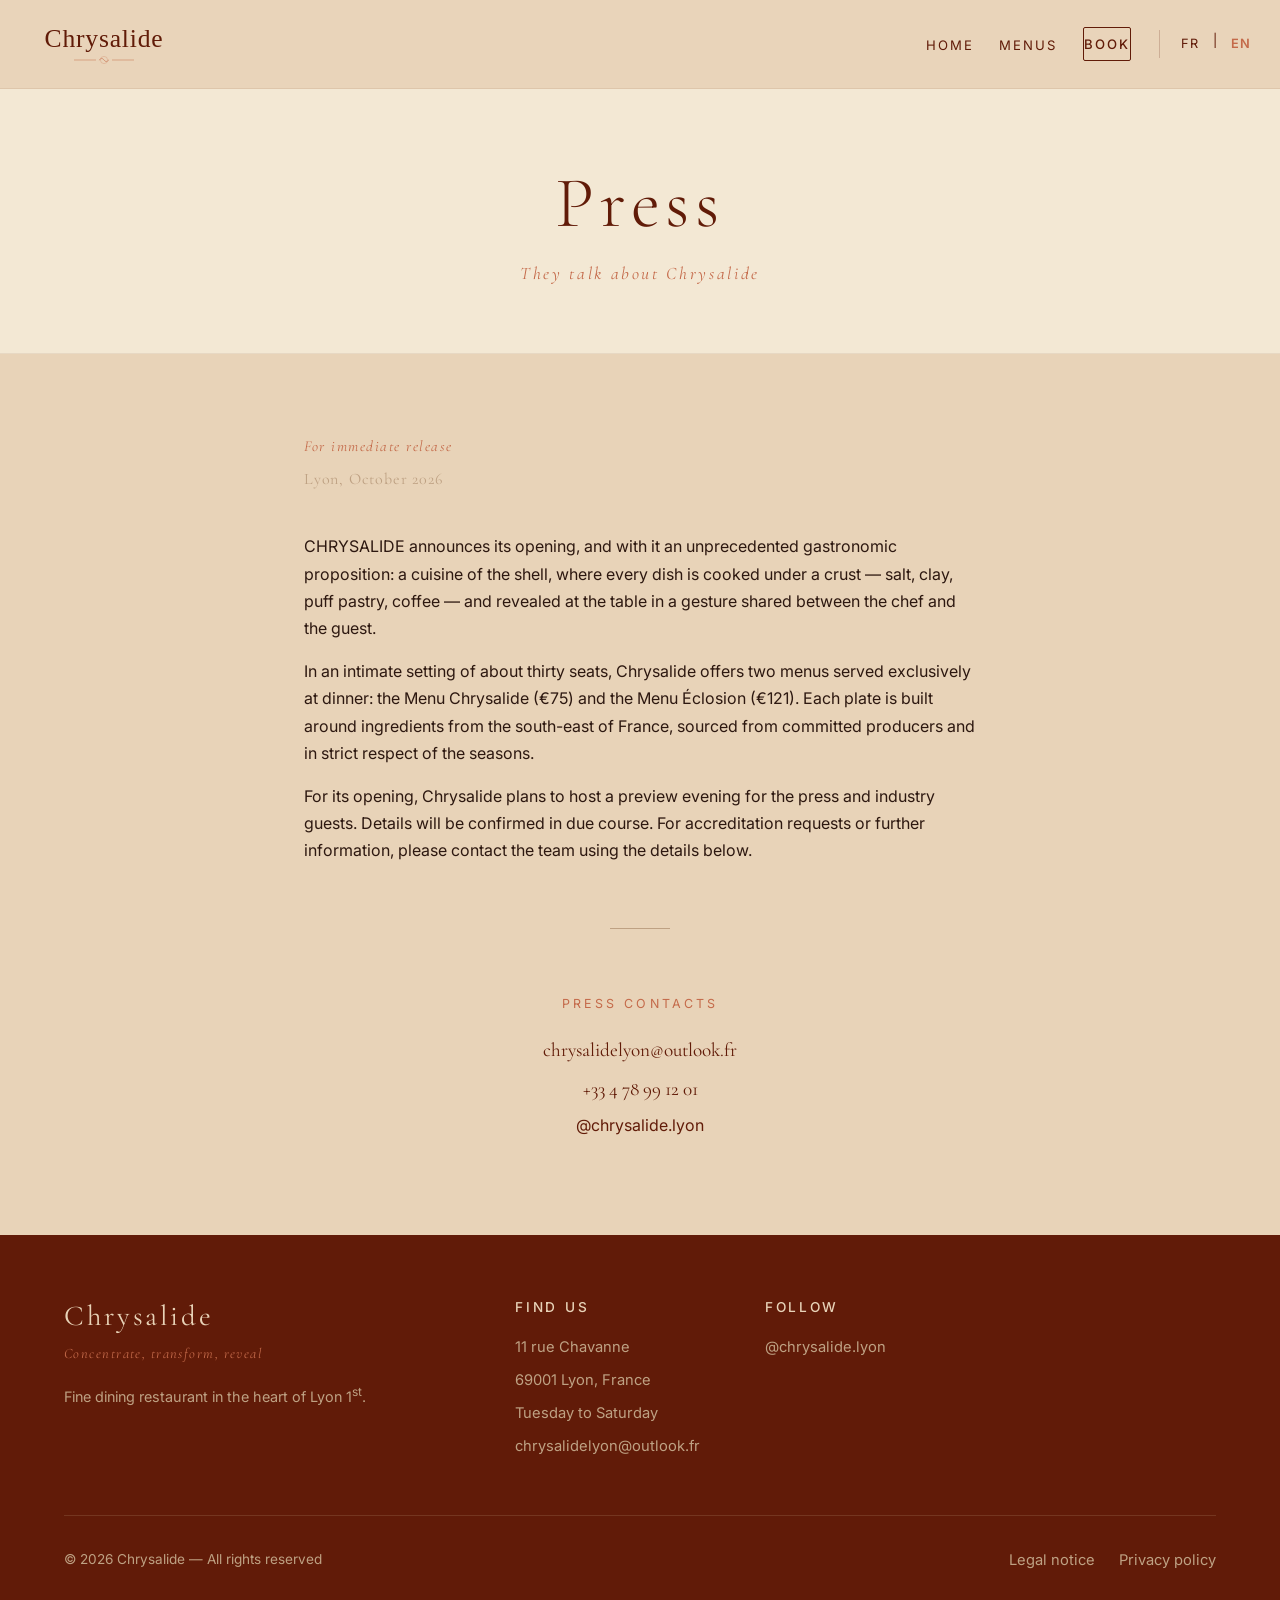
<file: BP_FERRANDI_CHRIS (2)/BP_FERRANDI_CHRIS/en/presse.html>
<!DOCTYPE html>
<html lang="en">
<head>
    <meta charset="UTF-8">
    <meta name="viewport" content="width=device-width, initial-scale=1.0">
    <title>Press — Chrysalide</title>
    <meta name="description" content="Press coverage and publications about Chrysalide restaurant in Lyon.">
    <link rel="canonical" href="https://chrysalide-lyon.fr/en/presse.html">
    <link rel="alternate" hreflang="fr" href="https://chrysalide-lyon.fr/presse.html">
    <link rel="alternate" hreflang="en" href="https://chrysalide-lyon.fr/en/presse.html">
    <link rel="icon" href="../assets/logo/favicon.svg" type="image/svg+xml">
    <link rel="preconnect" href="https://fonts.googleapis.com"><link rel="preconnect" href="https://fonts.gstatic.com" crossorigin>
    <link href="https://fonts.googleapis.com/css2?family=Cormorant+Garamond:ital,wght@0,300;0,400;0,500;1,400&family=Inter:wght@300;400;500;600&display=swap" rel="stylesheet">
    <link rel="stylesheet" href="../css/styles.css">
</head>
<body>
    <a href="#contenu" class="skip-link">Skip to content</a>

    <header class="site-header">
        <div class="site-header-inner">
            <a href="index.html" class="site-logo"><img src="../assets/logo/chrysalide-logo.svg" alt="" width="160" height="56"></a>
            <button class="menu-toggle" aria-label="Open menu" aria-expanded="false" aria-controls="site-nav"><span></span><span></span><span></span></button>
            <nav class="site-nav" id="site-nav" aria-label="Main navigation">
                <ul class="nav-menu">
                    <li><a href="index.html">Home</a></li>
                    <li><a href="menus.html">Menus</a></li>
                    <li><a href="reservation.html" class="btn-cta">Book</a></li>
                </ul>
                <div class="lang-switch"><a href="../presse.html" lang="fr">FR</a><span aria-hidden="true">|</span><a href="presse.html" aria-current="true" lang="en">EN</a></div>
            </nav>
        </div>
    </header>

    <main id="contenu">
        <section class="page-header">
            <div class="container">
                <h1>Press</h1>
                <p class="subtitle">They talk about Chrysalide</p>
            </div>
        </section>

        <section>
            <div class="container" style="max-width: 720px;">

                <article>
                    <p style="font-family: var(--font-titre); font-style: italic; color: var(--terracotta); letter-spacing: 0.1em; font-size: 0.95rem; margin-bottom: 0.4rem;">For immediate release</p>
                    <p style="font-family: var(--font-titre); color: var(--beige-mineral); letter-spacing: 0.05em; margin-bottom: 2.5rem;">Lyon, October 2026</p>

                    <p>CHRYSALIDE announces its opening, and with it an unprecedented gastronomic proposition: a cuisine of the shell, where every dish is cooked under a crust — salt, clay, puff pastry, coffee — and revealed at the table in a gesture shared between the chef and the guest.</p>

                    <p>In an intimate setting of about thirty seats, Chrysalide offers two menus served exclusively at dinner: the Menu Chrysalide (€75) and the Menu Éclosion (€121). Each plate is built around ingredients from the south-east of France, sourced from committed producers and in strict respect of the seasons.</p>

                    <p>For its opening, Chrysalide plans to host a preview evening for the press and industry guests. Details will be confirmed in due course. For accreditation requests or further information, please contact the team using the details below.</p>
                </article>

                <hr style="border: none; border-top: 1px solid var(--beige-mineral); margin: 4rem auto; width: 60px;">

                <div style="text-align: center;">
                    <p style="font-size: 0.78rem; letter-spacing: 0.25em; text-transform: uppercase; color: var(--terracotta); margin-bottom: 1.2rem;">Press contacts</p>
                    <p style="font-family: var(--font-titre); font-size: 1.2rem; color: var(--brun-profond); margin-bottom: 0.4rem;">
                        <a href="mailto:chrysalidelyon@outlook.fr">chrysalidelyon@outlook.fr</a>
                    </p>
                    <p style="font-family: var(--font-titre); font-size: 1.2rem; color: var(--brun-profond); margin-bottom: 0.4rem;">+33 4 78 99 12 01</p>
                    <p><a href="https://instagram.com/chrysalide.lyon" target="_blank" rel="noopener noreferrer">@chrysalide.lyon</a></p>
                </div>
            </div>
        </section>
    </main>

    <footer class="site-footer">
        <div class="container">
            <div class="footer-grid">
                <div class="footer-brand"><h3>Chrysalide</h3><p class="baseline">Concentrate, transform, reveal</p><p>Fine dining restaurant in the heart of Lyon 1<sup>st</sup>.</p></div>
                <div><h4>Find us</h4><ul><li>11 rue Chavanne</li><li>69001 Lyon, France</li><li>Tuesday to Saturday</li><li><a href="mailto:chrysalidelyon@outlook.fr">chrysalidelyon@outlook.fr</a></li></ul></div>
                <div><h4>Follow</h4><ul><li><a href="https://instagram.com/chrysalide.lyon" target="_blank" rel="noopener noreferrer">@chrysalide.lyon</a></li></ul></div>
            </div>
            <div class="footer-bottom"><span>© 2026 Chrysalide — All rights reserved</span><span class="footer-legal"><a href="contact.html">Legal notice</a><a href="contact.html">Privacy policy</a></span></div>
        </div>
    </footer>

    <script src="../js/main.js"></script>
</body>
</html>
</file>
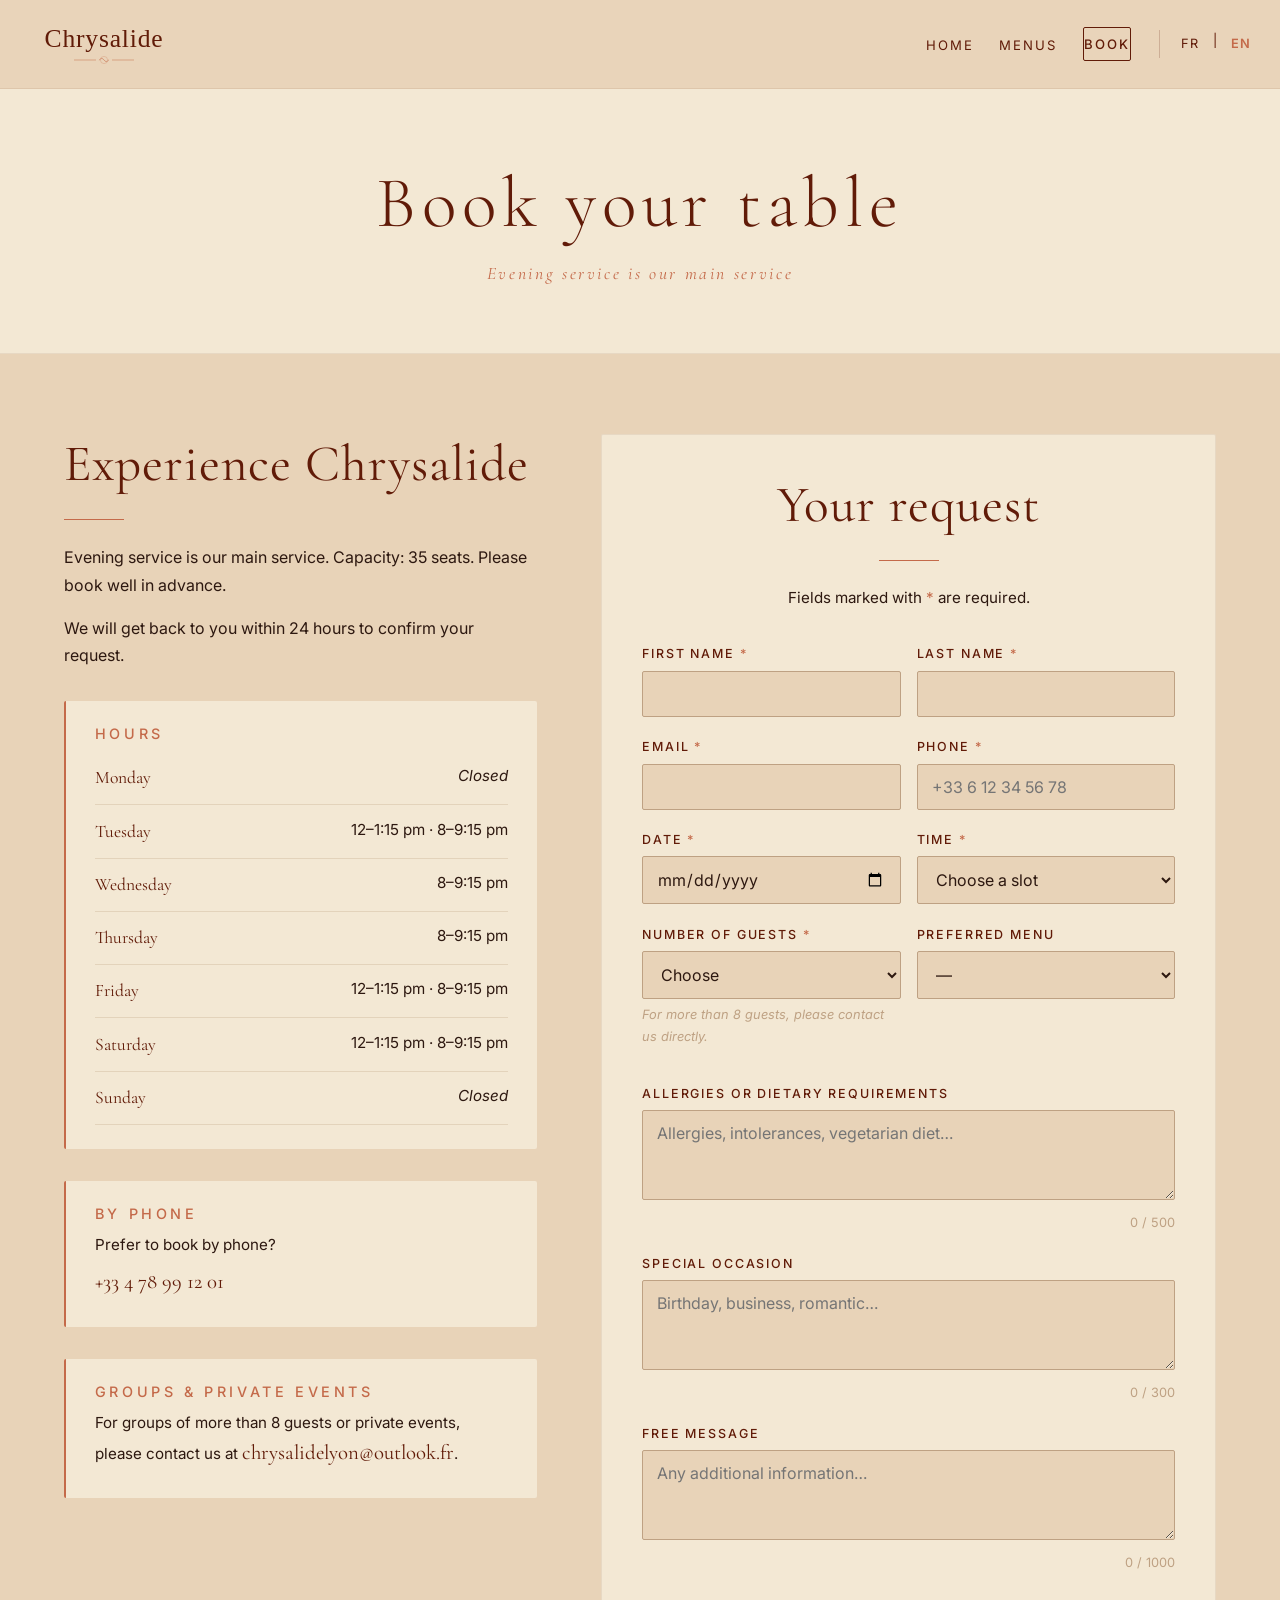
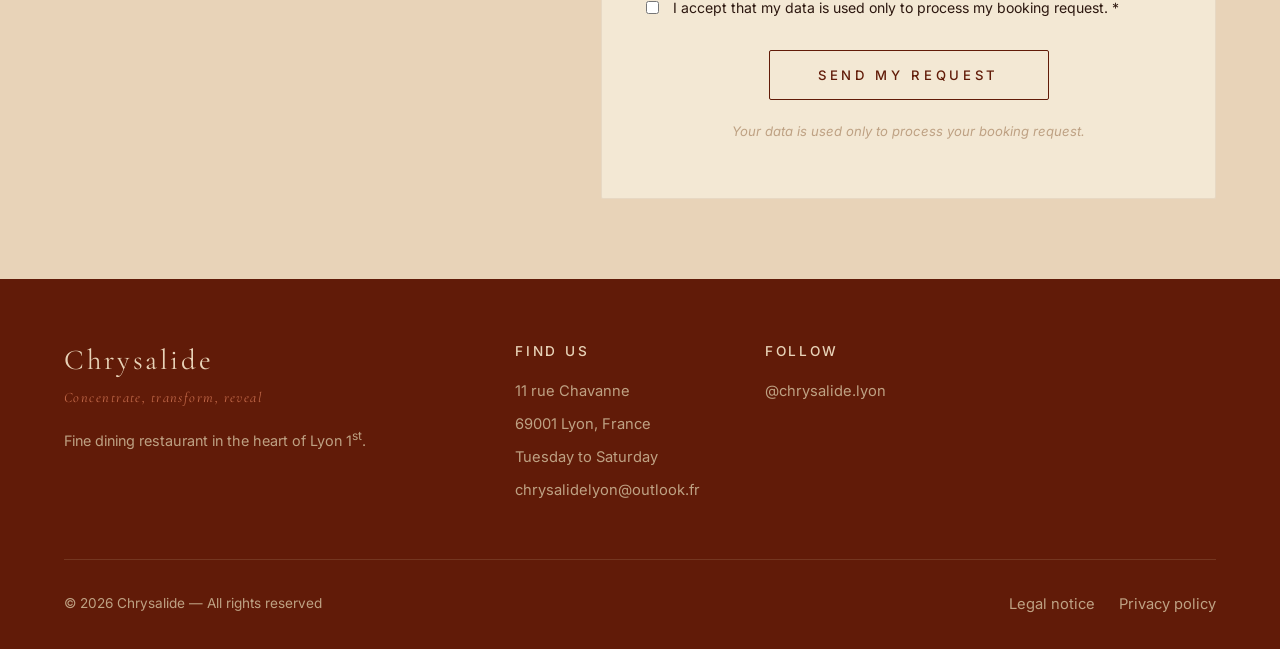
<file: BP_FERRANDI_CHRIS (2)/BP_FERRANDI_CHRIS/en/reservation.html>
<!DOCTYPE html>
<html lang="en">
<head>
    <meta charset="UTF-8">
    <meta name="viewport" content="width=device-width, initial-scale=1.0">
    <title>Booking — Chrysalide</title>
    <meta name="description" content="Book your table at Chrysalide, fine-dining restaurant in Lyon. Evening service. Capacity: 35 seats.">
    <link rel="canonical" href="https://chrysalide-lyon.fr/en/reservation.html">
    <link rel="alternate" hreflang="fr" href="https://chrysalide-lyon.fr/reservation.html">
    <link rel="alternate" hreflang="en" href="https://chrysalide-lyon.fr/en/reservation.html">
    <link rel="icon" href="../assets/logo/favicon.svg" type="image/svg+xml">
    <link rel="preconnect" href="https://fonts.googleapis.com"><link rel="preconnect" href="https://fonts.gstatic.com" crossorigin>
    <link href="https://fonts.googleapis.com/css2?family=Cormorant+Garamond:ital,wght@0,300;0,400;0,500;1,400&family=Inter:wght@300;400;500;600&display=swap" rel="stylesheet">
    <link rel="stylesheet" href="../css/styles.css">
</head>
<body>
    <a href="#contenu" class="skip-link">Skip to content</a>
    <header class="site-header">
        <div class="site-header-inner">
            <a href="index.html" class="site-logo"><img src="../assets/logo/chrysalide-logo.svg" alt="" width="160" height="56"></a>
            <button class="menu-toggle" aria-label="Open menu" aria-expanded="false" aria-controls="site-nav"><span></span><span></span><span></span></button>
            <nav class="site-nav" id="site-nav" aria-label="Main navigation">
                <ul class="nav-menu">
                    <li><a href="index.html">Home</a></li>
                    <li><a href="menus.html">Menus</a></li>
                    <li><a href="reservation.html" class="btn-cta" aria-current="page">Book</a></li>
                </ul>
                <div class="lang-switch"><a href="../reservation.html" lang="fr">FR</a><span aria-hidden="true">|</span><a href="reservation.html" aria-current="true" lang="en">EN</a></div>
            </nav>
        </div>
    </header>

    <main id="contenu">
        <section class="page-header">
            <div class="container">
                <h1>Book your table</h1>
                <p class="subtitle">Evening service is our main service</p>
            </div>
        </section>

        <section>
            <div class="container">
                <div class="reservation-grid">

                    <div class="reservation-info">
                        <h2>Experience Chrysalide</h2>
                        <hr class="divider divider-left">
                        <p>Evening service is our main service. Capacity: 35 seats. Please book well in advance.</p>
                        <p>We will get back to you within 24 hours to confirm your request.</p>

                        <div class="info-bloc">
                            <h3>Hours</h3>
                            <table class="horaires-table" style="margin-top: 0.5rem;">
                                <tbody>
                                    <tr><td>Monday</td><td class="ferme">Closed</td></tr>
                                    <tr><td>Tuesday</td><td>12–1:15 pm · 8–9:15 pm</td></tr>
                                    <tr><td>Wednesday</td><td>8–9:15 pm</td></tr>
                                    <tr><td>Thursday</td><td>8–9:15 pm</td></tr>
                                    <tr><td>Friday</td><td>12–1:15 pm · 8–9:15 pm</td></tr>
                                    <tr><td>Saturday</td><td>12–1:15 pm · 8–9:15 pm</td></tr>
                                    <tr><td>Sunday</td><td class="ferme">Closed</td></tr>
                                </tbody>
                            </table>
                        </div>

                        <div class="info-bloc">
                            <h3>By phone</h3>
                            <p style="margin-bottom: 0.4rem;">Prefer to book by phone?</p>
                            <p style="font-family: var(--font-titre); font-size: 1.3rem; color: var(--brun-profond);"><a href="tel:+33478991201">+33 4 78 99 12 01</a></p>
                        </div>

                        <div class="info-bloc">
                            <h3>Groups &amp; private events</h3>
                            <p>For groups of more than 8 guests or private events, please contact us at <a href="mailto:chrysalidelyon@outlook.fr">chrysalidelyon@outlook.fr</a>.</p>
                        </div>
                    </div>

                    <form class="reservation-form" id="reservation-form" action="#" method="POST" novalidate>
                        <h2>Your request</h2>
                        <hr class="divider">
                        <p class="form-intro">Fields marked with <span style="color: var(--terracotta);">*</span> are required.</p>

                        <div class="honeypot" aria-hidden="true">
                            <label for="website">Do not fill in</label>
                            <input type="text" id="website" name="website" tabindex="-1" autocomplete="off">
                        </div>

                        <div class="form-row">
                            <div><label for="prenom">First name <span class="required">*</span></label><input type="text" id="prenom" name="prenom" required minlength="2" autocomplete="given-name"></div>
                            <div><label for="nom">Last name <span class="required">*</span></label><input type="text" id="nom" name="nom" required minlength="2" autocomplete="family-name"></div>
                        </div>

                        <div class="form-row">
                            <div><label for="email">Email <span class="required">*</span></label><input type="email" id="email" name="email" required autocomplete="email"></div>
                            <div><label for="telephone">Phone <span class="required">*</span></label><input type="tel" id="telephone" name="telephone" required autocomplete="tel" placeholder="+33 6 12 34 56 78"></div>
                        </div>

                        <div class="form-row">
                            <div>
                                <label for="date">Date <span class="required">*</span></label>
                                <input type="date" id="date" name="date" required>
                                <p class="field-note" id="date-note" role="alert" aria-live="polite"></p>
                            </div>
                            <div>
                                <label for="horaire">Time <span class="required">*</span></label>
                                <select id="horaire" name="horaire" required>
                                    <option value="">Choose a slot</option>
                                    <optgroup label="Lunch (Tue, Fri, Sat)">
                                        <option value="12:00">12:00 PM</option>
                                        <option value="12:15">12:15 PM</option>
                                        <option value="12:30">12:30 PM</option>
                                        <option value="12:45">12:45 PM</option>
                                        <option value="13:00">1:00 PM</option>
                                    </optgroup>
                                    <optgroup label="Dinner (Tue–Sat)">
                                        <option value="20:00">8:00 PM</option>
                                        <option value="20:15">8:15 PM</option>
                                        <option value="20:30">8:30 PM</option>
                                        <option value="20:45">8:45 PM</option>
                                        <option value="21:00">9:00 PM</option>
                                    </optgroup>
                                </select>
                                <p class="field-note" id="horaire-note" aria-live="polite"></p>
                            </div>
                        </div>

                        <div class="form-row">
                            <div>
                                <label for="convives">Number of guests <span class="required">*</span></label>
                                <select id="convives" name="convives" required>
                                    <option value="">Choose</option>
                                    <option value="1">1 guest</option><option value="2">2 guests</option><option value="3">3 guests</option><option value="4">4 guests</option><option value="5">5 guests</option><option value="6">6 guests</option><option value="7">7 guests</option><option value="8">8 guests</option>
                                </select>
                                <p style="font-size: 0.8rem; color: var(--beige-mineral); font-style: italic; margin-top: 0.3rem;">For more than 8 guests, please contact us directly.</p>
                            </div>
                            <div>
                                <label for="menu_pressenti">Preferred menu</label>
                                <select id="menu_pressenti" name="menu_pressenti">
                                    <option value="">—</option>
                                    <option value="chrysalide">Menu Chrysalide — €75</option>
                                    <option value="eclosion">Menu Éclosion — €121</option>
                                    <option value="indecis">Undecided</option>
                                </select>
                                <p class="field-note" id="menu-pressenti-note" aria-live="polite"></p>
                            </div>
                        </div>

                        <div class="form-group">
                            <label for="allergies">Allergies or dietary requirements</label>
                            <textarea id="allergies" name="allergies" data-max="500" placeholder="Allergies, intolerances, vegetarian diet…"></textarea>
                        </div>

                        <div class="form-group">
                            <label for="occasion">Special occasion</label>
                            <textarea id="occasion" name="occasion" data-max="300" placeholder="Birthday, business, romantic…"></textarea>
                        </div>

                        <div class="form-group">
                            <label for="message">Free message</label>
                            <textarea id="message" name="message" data-max="1000" placeholder="Any additional information…"></textarea>
                        </div>

                        <div class="form-consent">
                            <input type="checkbox" id="consent" name="consent" required>
                            <label for="consent">I accept that my data is used only to process my booking request. <span class="required">*</span></label>
                        </div>

                        <button type="submit" class="btn-submit">Send my request</button>

                        <div class="form-message" id="form-message" role="status" aria-live="polite"></div>

                        <p class="form-rgpd">Your data is used only to process your booking request.</p>
                    </form>

                </div>
            </div>
        </section>
    </main>

    <footer class="site-footer">
        <div class="container">
            <div class="footer-grid">
                <div class="footer-brand"><h3>Chrysalide</h3><p class="baseline">Concentrate, transform, reveal</p><p>Fine dining restaurant in the heart of Lyon 1<sup>st</sup>.</p></div>
                <div><h4>Find us</h4><ul><li>11 rue Chavanne</li><li>69001 Lyon, France</li><li>Tuesday to Saturday</li><li><a href="mailto:chrysalidelyon@outlook.fr">chrysalidelyon@outlook.fr</a></li></ul></div>
                <div><h4>Follow</h4><ul><li><a href="https://instagram.com/chrysalide.lyon" target="_blank" rel="noopener noreferrer">@chrysalide.lyon</a></li></ul></div>
            </div>
            <div class="footer-bottom"><span>© 2026 Chrysalide — All rights reserved</span><span class="footer-legal"><a href="contact.html">Legal notice</a><a href="contact.html">Privacy policy</a></span></div>
        </div>
    </footer>

    <script src="../js/main.js"></script>
</body>
</html>
</file>
<file: BP_FERRANDI_CHRIS (2)/BP_FERRANDI_CHRIS/css/styles.css>
/* =============================================================
   Chrysalide — Restaurant gastronomique, Lyon 1er
   Feuille de style principale
   Charte : wabi-sabi, rustique, antique. Pas d'ostentation.
   ============================================================= */

/* ---------- Variables ---------- */
:root {
    --brun-profond: #611b08;
    --beige-mineral: #bea183;
    --terracotta: #c46a4a;
    --beige-dore: #e8d3b8;
    --beige-clair: #f3e8d4;
    --texte: #2d1810;
    --blanc: #ffffff;

    --font-titre: 'Cormorant Garamond', 'The Seasons', Georgia, 'Times New Roman', serif;
    --font-corps: 'Inter', system-ui, -apple-system, sans-serif;

    --max-width: 1200px;
    --rayon: 2px;
}

/* ---------- Reset léger ---------- */
*, *::before, *::after { box-sizing: border-box; }

html { scroll-behavior: smooth; }

body {
    margin: 0;
    font-family: var(--font-corps);
    background-color: var(--beige-dore);
    color: var(--texte);
    line-height: 1.7;
    font-size: 16px;
    font-weight: 400;
    -webkit-font-smoothing: antialiased;
    -moz-osx-font-smoothing: grayscale;
}

/* ---------- Titres & texte ---------- */
h1, h2, h3, h4, h5, h6 {
    font-family: var(--font-titre);
    color: var(--brun-profond);
    font-weight: 400;
    letter-spacing: 0.02em;
    line-height: 1.2;
    margin: 0 0 1rem;
}

h1 { font-size: clamp(2.5rem, 6vw, 4.5rem); font-weight: 300; }
h2 { font-size: clamp(2rem, 4vw, 3.2rem); }
h3 { font-size: clamp(1.4rem, 2.5vw, 1.9rem); }
h4 { font-size: 1.2rem; letter-spacing: 0.15em; text-transform: uppercase; }

p { margin: 0 0 1rem; }

a {
    color: var(--brun-profond);
    text-decoration: none;
    transition: color 0.25s ease;
}
a:hover, a:focus { color: var(--terracotta); }

img, svg { max-width: 100%; display: block; height: auto; }

/* ---------- Focus visible accessibilité ---------- */
:focus-visible {
    outline: 2px solid var(--terracotta);
    outline-offset: 3px;
}

/* ---------- Skip link accessibilité ---------- */
.skip-link {
    position: absolute;
    top: -100px;
    left: 0;
    background: var(--brun-profond);
    color: var(--beige-dore);
    padding: 0.75rem 1.25rem;
    z-index: 9999;
}
.skip-link:focus { top: 0; color: var(--beige-dore); }

/* ---------- Conteneur ---------- */
.container {
    max-width: var(--max-width);
    margin: 0 auto;
    padding: 0 1.5rem;
}

/* ---------- Header ---------- */
.site-header {
    position: fixed;
    top: 0;
    left: 0;
    width: 100%;
    background-color: rgba(232, 211, 184, 0.94);
    backdrop-filter: blur(8px);
    -webkit-backdrop-filter: blur(8px);
    z-index: 1000;
    border-bottom: 1px solid rgba(97, 27, 8, 0.08);
}

.site-header-inner {
    display: flex;
    align-items: center;
    justify-content: space-between;
    padding: 1rem 1.5rem;
    max-width: 1400px;
    margin: 0 auto;
    gap: 1rem;
}

.site-logo {
    display: flex;
    align-items: center;
    gap: 0.6rem;
    font-family: var(--font-titre);
    font-size: 1.8rem;
    color: var(--brun-profond);
    line-height: 1;
}

.site-logo img,
.site-logo svg { width: 160px; height: auto; }

.site-nav {
    display: flex;
    align-items: center;
    gap: 1.8rem;
}

.nav-menu {
    display: flex;
    align-items: center;
    gap: 1.6rem;
    list-style: none;
    margin: 0;
    padding: 0;
}

.nav-menu a {
    font-size: 0.82rem;
    letter-spacing: 0.15em;
    text-transform: uppercase;
    color: var(--brun-profond);
    position: relative;
    padding: 0.3rem 0;
}

.nav-menu a::after {
    content: '';
    position: absolute;
    bottom: 0;
    left: 0;
    width: 0;
    height: 1px;
    background-color: var(--terracotta);
    transition: width 0.3s ease;
}

.nav-menu a:hover::after,
.nav-menu a[aria-current="page"]::after { width: 100%; }

/* Sélecteur de langue */
.lang-switch {
    display: flex;
    gap: 0.5rem;
    font-size: 0.8rem;
    letter-spacing: 0.1em;
    color: var(--brun-profond);
    padding-left: 1rem;
    border-left: 1px solid rgba(97, 27, 8, 0.2);
}

.lang-switch a {
    text-transform: uppercase;
    padding: 0.2rem 0.3rem;
}

.lang-switch a[aria-current="true"] {
    color: var(--terracotta);
    font-weight: 600;
}

/* Bouton CTA Réserver (header) — outline élégant, hover qui se remplit */
.btn-cta {
    display: inline-block;
    background-color: transparent;
    color: var(--brun-profond) !important;
    padding: 0.55rem 1.3rem;
    border: 1px solid var(--brun-profond);
    border-radius: var(--rayon);
    font-size: 0.72rem;
    letter-spacing: 0.28em;
    text-transform: uppercase;
    font-family: var(--font-corps);
    font-weight: 500;
    transition: background-color 0.35s ease, color 0.35s ease, letter-spacing 0.35s ease;
    cursor: pointer;
}
.btn-cta::after { display: none !important; }
.btn-cta:hover, .btn-cta:focus {
    background-color: var(--brun-profond);
    border-color: var(--brun-profond);
    color: var(--beige-dore) !important;
    letter-spacing: 0.32em;
}

/* Menu mobile toggle */
.menu-toggle {
    display: none;
    background: none;
    border: none;
    cursor: pointer;
    width: 32px;
    height: 26px;
    padding: 0;
    position: relative;
    z-index: 1001;
}

.menu-toggle span {
    display: block;
    width: 100%;
    height: 1.5px;
    background-color: var(--brun-profond);
    margin: 6px 0;
    transition: transform 0.3s ease, opacity 0.3s ease;
}

.menu-toggle.is-open span:nth-child(1) { transform: rotate(45deg) translate(6px, 6px); }
.menu-toggle.is-open span:nth-child(2) { opacity: 0; }
.menu-toggle.is-open span:nth-child(3) { transform: rotate(-45deg) translate(7px, -7px); }

/* ---------- Hero ---------- */
.hero {
    min-height: 100vh;
    display: flex;
    align-items: center;
    justify-content: center;
    position: relative;
    text-align: center;
    padding: 8rem 1.5rem 4rem;
    overflow: hidden;
    background-color: #2d0d03;
    background-image:
        linear-gradient(135deg, rgba(45, 13, 3, 0.55) 0%, rgba(74, 21, 5, 0.45) 40%, rgba(97, 27, 8, 0.45) 70%, rgba(138, 53, 32, 0.55) 100%),
        url('../assets/photos/FACADELARGE.png');
    background-size: cover, cover;
    background-position: center, center;
    background-repeat: no-repeat, no-repeat;
}

.hero::before {
    content: '';
    position: absolute;
    inset: 0;
    background-image:
        radial-gradient(ellipse at 30% 40%, rgba(196, 106, 74, 0.18) 0%, transparent 50%),
        radial-gradient(ellipse at 70% 60%, rgba(190, 161, 131, 0.12) 0%, transparent 55%);
    opacity: 0.9;
}

.hero::after {
    content: '';
    position: absolute;
    inset: 0;
    background: radial-gradient(ellipse at center, rgba(0, 0, 0, 0.15) 0%, rgba(0, 0, 0, 0.55) 100%);
}

.hero-content {
    position: relative;
    z-index: 2;
    color: var(--beige-dore);
    max-width: 850px;
}

.hero-content h1 {
    color: var(--beige-dore);
    font-weight: 300;
    letter-spacing: 0.12em;
    margin-bottom: 1.5rem;
}

.hero-baseline {
    font-family: var(--font-titre);
    font-style: italic;
    font-size: clamp(1.1rem, 2.2vw, 1.5rem);
    color: var(--beige-mineral);
    letter-spacing: 0.2em;
    margin-bottom: 2.5rem;
}

.hero-pitch {
    font-size: 1.05rem;
    max-width: 620px;
    margin: 0 auto 2.5rem;
    color: rgba(243, 232, 212, 0.9);
    line-height: 1.85;
}

.hero-actions {
    display: flex;
    gap: 1rem;
    justify-content: center;
    flex-wrap: wrap;
}

.btn-ghost {
    display: inline-block;
    background-color: transparent;
    color: var(--beige-dore);
    padding: 0.85rem 1.8rem;
    border: 1px solid var(--beige-mineral);
    border-radius: var(--rayon);
    font-size: 0.82rem;
    letter-spacing: 0.2em;
    text-transform: uppercase;
    transition: all 0.25s ease;
}

.btn-ghost:hover, .btn-ghost:focus {
    border-color: var(--beige-dore);
    background-color: rgba(232, 211, 184, 0.08);
    color: var(--beige-dore);
}

.btn-primary {
    display: inline-block;
    background-color: var(--terracotta);
    color: var(--blanc);
    padding: 0.85rem 1.8rem;
    border: 1px solid var(--terracotta);
    border-radius: var(--rayon);
    font-size: 0.82rem;
    letter-spacing: 0.2em;
    text-transform: uppercase;
    cursor: pointer;
    transition: all 0.25s ease;
}
.btn-primary:hover, .btn-primary:focus {
    background-color: var(--brun-profond);
    border-color: var(--brun-profond);
    color: var(--blanc);
}

.btn-dark {
    display: inline-block;
    background-color: var(--brun-profond);
    color: var(--beige-dore);
    padding: 0.85rem 1.8rem;
    border: 1px solid var(--brun-profond);
    border-radius: var(--rayon);
    font-size: 0.82rem;
    letter-spacing: 0.2em;
    text-transform: uppercase;
    cursor: pointer;
    transition: all 0.25s ease;
    font-family: var(--font-corps);
}
.btn-dark:hover, .btn-dark:focus {
    background-color: var(--terracotta);
    border-color: var(--terracotta);
    color: var(--blanc);
}

/* Submit du formulaire de réservation : sobre, élégant, centré */
.btn-submit {
    display: block;
    margin: 2rem auto 0;
    background-color: transparent;
    color: var(--brun-profond);
    padding: 1rem 3rem;
    border: 1px solid var(--brun-profond);
    border-radius: var(--rayon);
    font-size: 0.82rem;
    letter-spacing: 0.28em;
    text-transform: uppercase;
    cursor: pointer;
    font-family: var(--font-corps);
    font-weight: 500;
    transition: background-color 0.3s ease, color 0.3s ease, border-color 0.3s ease, letter-spacing 0.3s ease;
    position: relative;
    min-width: 280px;
}
.btn-submit:hover,
.btn-submit:focus {
    background-color: var(--brun-profond);
    color: var(--beige-dore);
    letter-spacing: 0.32em;
}
.btn-submit:disabled {
    opacity: 0.4;
    cursor: not-allowed;
    background-color: transparent;
    color: var(--beige-mineral);
    border-color: var(--beige-mineral);
    letter-spacing: 0.28em;
}
.btn-submit:disabled:hover {
    background-color: transparent;
    color: var(--beige-mineral);
}

/* Note inline sous le sélecteur d'horaire */
.field-note {
    font-size: 0.82rem;
    color: var(--terracotta);
    font-style: italic;
    margin-top: 0.5rem;
    line-height: 1.5;
    display: none;
}
.field-note[data-visible="true"] { display: block; }

/* Options désactivées dans les select */
select option:disabled {
    color: #b8a890;
    font-style: italic;
}

/* Champs entièrement désactivés (select et input) */
.form-group input:disabled,
.form-group select:disabled,
.form-row input:disabled,
.form-row select:disabled {
    background-color: rgba(190, 161, 131, 0.15);
    color: var(--beige-mineral);
    border-color: rgba(190, 161, 131, 0.5);
    cursor: not-allowed;
    font-style: italic;
}

/* ---------- En-tête de page interne ---------- */
.page-header {
    padding: 10rem 1.5rem 4rem;
    text-align: center;
    background-color: var(--beige-clair);
    border-bottom: 1px solid rgba(97, 27, 8, 0.08);
}

.page-header h1 {
    letter-spacing: 0.08em;
    margin-bottom: 0.8rem;
}

.page-header .subtitle {
    font-family: var(--font-titre);
    font-style: italic;
    color: var(--terracotta);
    letter-spacing: 0.15em;
    font-size: 1.1rem;
    margin: 0;
}

/* ---------- Sections génériques ---------- */
main { display: block; }

section {
    padding: 5rem 0;
}

.section-narrow {
    max-width: 800px;
    margin: 0 auto;
    text-align: center;
}

.divider {
    width: 60px;
    height: 1px;
    background-color: var(--terracotta);
    margin: 1.5rem auto;
    border: none;
}

.divider-left { margin-left: 0; }

.section-title { text-align: center; }
.section-eyebrow {
    text-align: center;
    color: var(--terracotta);
    font-family: var(--font-titre);
    font-style: italic;
    font-size: 1.05rem;
    letter-spacing: 0.15em;
    margin-bottom: 3rem;
}

/* ---------- Signature ---------- */
.signature {
    background-color: var(--beige-clair);
    padding: 6rem 1.5rem;
    text-align: center;
}

.signature blockquote {
    font-family: var(--font-titre);
    font-style: italic;
    font-size: clamp(1.5rem, 3.5vw, 2.4rem);
    color: var(--brun-profond);
    line-height: 1.45;
    margin: 0 auto;
    max-width: 800px;
    quotes: "« " " »";
    letter-spacing: 0.01em;
}

/* ---------- Bloc 2 colonnes ---------- */
.col-2 {
    display: grid;
    grid-template-columns: 1fr 1fr;
    gap: 4rem;
    align-items: center;
}

.bloc-image {
    aspect-ratio: 4/5;
    background: linear-gradient(160deg, var(--brun-profond) 0%, var(--terracotta) 100%);
    position: relative;
    border-radius: var(--rayon);
    overflow: hidden;
}

.bloc-image::after {
    content: '';
    position: absolute;
    inset: 0;
    background-image:
        radial-gradient(circle at 30% 30%, rgba(232, 211, 184, 0.18), transparent 60%),
        radial-gradient(circle at 75% 70%, rgba(0, 0, 0, 0.25), transparent 50%);
}

/* ---------- Valeurs ---------- */
.valeurs-grid {
    display: grid;
    grid-template-columns: repeat(auto-fit, minmax(180px, 1fr));
    gap: 2rem;
    margin-top: 2.5rem;
}

.valeur {
    text-align: center;
    padding: 2rem 1rem 1rem;
    border-top: 1px solid var(--beige-mineral);
}

.valeur h3 {
    font-size: 1.35rem;
    margin-bottom: 0.6rem;
}

.valeur p {
    font-size: 0.93rem;
    color: var(--texte);
    margin: 0;
}

/* ---------- Cartes ---------- */
.cards {
    display: grid;
    grid-template-columns: repeat(auto-fit, minmax(280px, 1fr));
    gap: 2rem;
    margin-top: 3rem;
}

.card {
    background-color: var(--beige-dore);
    border-radius: var(--rayon);
    overflow: hidden;
    transition: transform 0.3s ease, box-shadow 0.3s ease;
    display: flex;
    flex-direction: column;
}

.card:hover {
    transform: translateY(-4px);
    box-shadow: 0 10px 30px rgba(97, 27, 8, 0.1);
}

.card-image {
    aspect-ratio: 4/3;
    background: linear-gradient(135deg, var(--terracotta), var(--brun-profond));
    position: relative;
}

.card-image::after {
    content: '';
    position: absolute;
    inset: 0;
    background-image: radial-gradient(circle at 30% 30%, rgba(232, 211, 184, 0.2), transparent 65%);
}

.card.var-1 .card-image { background: linear-gradient(140deg, #8a3520, #c46a4a); }
.card.var-2 .card-image { background: linear-gradient(140deg, #611b08, #8a3520); }
.card.var-3 .card-image { background: linear-gradient(140deg, #bea183, #c46a4a); }
.card.var-4 .card-image { background: linear-gradient(140deg, #c46a4a, #611b08); }
.card.var-5 .card-image { background: linear-gradient(140deg, #8a3520, #bea183); }
.card.var-6 .card-image { background: linear-gradient(140deg, #611b08, #c46a4a); }

.card-body {
    padding: 1.8rem;
    flex: 1;
    display: flex;
    flex-direction: column;
}

.card-body h3 {
    margin-bottom: 0.4rem;
}

.card-eyebrow {
    color: var(--terracotta);
    font-family: var(--font-titre);
    font-style: italic;
    font-size: 0.95rem;
    letter-spacing: 0.1em;
    margin-bottom: 0.8rem;
}

.card-price {
    color: var(--terracotta);
    font-family: var(--font-titre);
    font-size: 1.3rem;
    margin-bottom: 1rem;
    letter-spacing: 0.05em;
}

.card-body p { font-size: 0.95rem; flex: 1; }

.card-link {
    display: inline-block;
    color: var(--brun-profond);
    letter-spacing: 0.15em;
    font-size: 0.8rem;
    text-transform: uppercase;
    border-bottom: 1px solid var(--terracotta);
    padding-bottom: 3px;
    transition: color 0.25s ease, letter-spacing 0.25s ease;
    align-self: flex-start;
    margin-top: 1rem;
}

.card-link:hover { color: var(--terracotta); letter-spacing: 0.2em; }

/* ---------- Menus (page Nos menus) ---------- */
.menu-tabs {
    display: flex;
    justify-content: center;
    gap: 0;
    margin: 0 auto 4rem;
    border-bottom: 1px solid var(--beige-mineral);
    max-width: 700px;
}

.menu-tab {
    background: none;
    border: none;
    padding: 1rem 2rem;
    font-family: var(--font-titre);
    font-size: 1.3rem;
    color: var(--brun-profond);
    cursor: pointer;
    position: relative;
    transition: color 0.25s ease;
    letter-spacing: 0.05em;
}

.menu-tab::after {
    content: '';
    position: absolute;
    bottom: -1px;
    left: 0;
    width: 100%;
    height: 2px;
    background-color: var(--terracotta);
    transform: scaleX(0);
    transition: transform 0.3s ease;
}

.menu-tab[aria-selected="true"]::after { transform: scaleX(1); }
.menu-tab[aria-selected="true"] { color: var(--terracotta); }
.menu-tab:hover { color: var(--terracotta); }

.menu-panel { display: none; }
.menu-panel.is-active { display: block; }

.menu-card {
    background-color: var(--beige-clair);
    padding: 3.5rem;
    border-left: 2px solid var(--terracotta);
    border-radius: var(--rayon);
    max-width: 800px;
    margin: 0 auto;
}

.menu-card-header {
    text-align: center;
    margin-bottom: 2.5rem;
}

.menu-card-header h2 {
    margin: 0 0 0.5rem;
    letter-spacing: 0.05em;
}

.menu-card-price {
    color: var(--terracotta);
    font-family: var(--font-titre);
    font-size: 1.5rem;
    margin: 0;
}

.menu-card-sub {
    font-family: var(--font-titre);
    font-style: italic;
    color: var(--beige-mineral);
    margin: 0.5rem 0 0;
    letter-spacing: 0.05em;
}

.menu-marker {
    text-align: center;
    font-family: var(--font-titre);
    font-style: italic;
    color: var(--beige-mineral);
    letter-spacing: 0.3em;
    margin: 2rem 0;
    font-size: 1.05rem;
}

.menu-categorie {
    text-align: center;
    margin: 2rem 0 1.2rem;
    font-size: 0.85rem;
    letter-spacing: 0.4em;
    color: var(--terracotta);
    font-family: var(--font-titre);
    font-weight: 500;
    text-transform: uppercase;
}

.menu-plat {
    text-align: center;
    margin: 1.4rem 0;
    padding: 0 1rem;
}

.menu-plat-nom {
    font-family: var(--font-titre);
    font-size: 1.2rem;
    color: var(--brun-profond);
    margin: 0 0 0.3rem;
    line-height: 1.35;
}

.menu-plat-desc {
    font-size: 0.95rem;
    color: var(--texte);
    font-style: italic;
    margin: 0;
    line-height: 1.55;
}

.menu-plat-en {
    display: block;
    font-size: 0.9rem;
    color: var(--beige-mineral);
    font-style: italic;
    margin-top: 0.3rem;
}

.menu-amuse {
    text-align: center;
    font-style: italic;
    color: var(--beige-mineral);
    font-size: 0.95rem;
    margin: 1rem 0 2rem;
}

.menu-footer {
    text-align: center;
    margin-top: 3rem;
    padding-top: 2rem;
    border-top: 1px solid var(--beige-mineral);
}

.menu-footer strong {
    color: var(--brun-profond);
    font-family: var(--font-titre);
    font-size: 1.15rem;
    letter-spacing: 0.03em;
    display: block;
    margin-bottom: 0.4rem;
}

.menu-footer .accord {
    color: var(--texte);
    margin: 0 0 1rem;
}

.menu-footer .allergenes {
    font-size: 0.85rem;
    font-style: italic;
    color: var(--beige-mineral);
    margin: 0;
}

/* ---------- Carte (à la carte) ---------- */
.carte-section h2 {
    text-align: left;
    font-size: 0.95rem;
    letter-spacing: 0.4em;
    color: var(--terracotta);
    text-transform: uppercase;
    border-bottom: 1px solid var(--beige-mineral);
    padding-bottom: 0.6rem;
    margin: 3rem 0 1.5rem;
    font-family: var(--font-titre);
    font-weight: 500;
}

.carte-item {
    display: flex;
    justify-content: space-between;
    align-items: flex-start;
    gap: 2rem;
    padding: 1.3rem 0;
    border-bottom: 1px dashed rgba(190, 161, 131, 0.4);
}

.carte-item:last-child { border-bottom: none; }

.carte-item-info { flex: 1; }

.carte-item-nom {
    font-family: var(--font-titre);
    font-size: 1.2rem;
    color: var(--brun-profond);
    margin: 0 0 0.3rem;
}

.carte-item-desc {
    font-size: 0.95rem;
    color: var(--texte);
    font-style: italic;
    margin: 0;
}

.carte-item-prix {
    font-family: var(--font-titre);
    font-size: 1.3rem;
    color: var(--terracotta);
    white-space: nowrap;
    letter-spacing: 0.03em;
}

/* ---------- Boissons (2 colonnes) ---------- */
.boissons-grid {
    display: grid;
    grid-template-columns: repeat(auto-fit, minmax(360px, 1fr));
    gap: 2.5rem 4rem;
}

/* ---------- Producteurs ---------- */
.producteurs-grid {
    display: grid;
    grid-template-columns: repeat(auto-fit, minmax(320px, 1fr));
    gap: 2.5rem;
    margin-top: 3rem;
}

.producteur {
    background-color: var(--beige-clair);
    padding: 2rem;
    border-radius: var(--rayon);
    border-left: 2px solid var(--terracotta);
}

.producteur-cat {
    font-size: 0.75rem;
    letter-spacing: 0.3em;
    color: var(--terracotta);
    text-transform: uppercase;
    margin-bottom: 0.6rem;
    font-family: var(--font-corps);
    font-weight: 500;
}

.producteur h3 {
    margin: 0 0 0.3rem;
    font-size: 1.5rem;
}

.producteur-lieu {
    font-family: var(--font-titre);
    font-style: italic;
    color: var(--beige-mineral);
    margin: 0 0 1.2rem;
    font-size: 1.05rem;
}

.producteur p {
    font-size: 0.95rem;
    line-height: 1.7;
    margin: 0;
}

/* ---------- Réservation ---------- */
.reservation-grid {
    display: grid;
    grid-template-columns: 1fr 1.3fr;
    gap: 4rem;
    align-items: start;
}

.reservation-info h2 { margin-bottom: 1rem; }

.info-bloc {
    margin-top: 2rem;
    padding: 1.5rem 1.8rem;
    background-color: var(--beige-clair);
    border-left: 2px solid var(--terracotta);
    border-radius: var(--rayon);
}

.info-bloc h3 {
    font-size: 0.9rem;
    letter-spacing: 0.25em;
    text-transform: uppercase;
    color: var(--terracotta);
    margin-bottom: 0.6rem;
    font-family: var(--font-corps);
    font-weight: 500;
}

.info-bloc p { margin: 0.2rem 0; font-size: 0.95rem; }
.info-bloc a {
    font-family: var(--font-titre);
    font-size: 1.3rem;
}

/* ---------- Formulaire ---------- */
.reservation-form {
    background-color: var(--beige-clair);
    padding: 2.5rem;
    border-radius: var(--rayon);
    border: 1px solid rgba(97, 27, 8, 0.08);
}

.reservation-form h2 {
    margin-bottom: 1rem;
    text-align: center;
}

.form-intro {
    text-align: center;
    color: var(--texte);
    font-size: 0.95rem;
    margin-bottom: 2rem;
}

.form-row {
    display: grid;
    grid-template-columns: 1fr 1fr;
    gap: 1rem;
    margin-bottom: 1.2rem;
}

.form-group { margin-bottom: 1.2rem; }

.form-group label,
.form-row label {
    display: block;
    font-size: 0.78rem;
    letter-spacing: 0.15em;
    text-transform: uppercase;
    color: var(--brun-profond);
    margin-bottom: 0.4rem;
    font-weight: 500;
}

.form-group label .required,
.form-row label .required { color: var(--terracotta); }

.form-group input,
.form-group select,
.form-group textarea,
.form-row input,
.form-row select,
.form-row textarea {
    width: 100%;
    padding: 0.75rem 0.9rem;
    border: 1px solid var(--beige-mineral);
    background-color: var(--beige-dore);
    font-family: var(--font-corps);
    font-size: 1rem;
    color: var(--texte);
    border-radius: var(--rayon);
    transition: border-color 0.25s ease, background-color 0.25s ease;
}

.form-group input:focus,
.form-group select:focus,
.form-group textarea:focus,
.form-row input:focus,
.form-row select:focus,
.form-row textarea:focus {
    outline: none;
    border-color: var(--terracotta);
    background-color: var(--blanc);
    box-shadow: 0 0 0 3px rgba(196, 106, 74, 0.15);
}

.form-group textarea {
    resize: vertical;
    min-height: 90px;
    font-family: var(--font-corps);
}

.form-counter {
    font-size: 0.8rem;
    color: var(--beige-mineral);
    text-align: right;
    margin-top: 0.2rem;
}

.form-consent {
    display: flex;
    gap: 0.7rem;
    align-items: flex-start;
    margin: 1.5rem 0;
    font-size: 0.88rem;
    line-height: 1.5;
}

.form-consent input[type="checkbox"] {
    width: auto;
    margin-top: 0.2rem;
    accent-color: var(--terracotta);
    flex-shrink: 0;
}

.form-consent label {
    margin: 0;
    text-transform: none;
    letter-spacing: normal;
    font-size: 0.88rem;
    color: var(--texte);
    font-weight: 400;
}

/* Honeypot : champ caché aux humains */
.honeypot {
    position: absolute !important;
    left: -10000px !important;
    width: 1px !important;
    height: 1px !important;
    overflow: hidden;
}

.form-message {
    margin-top: 1.5rem;
    padding: 1rem 1.2rem;
    border-radius: var(--rayon);
    font-size: 0.95rem;
    display: none;
}
.form-message[data-state="success"] {
    display: block;
    background-color: rgba(196, 106, 74, 0.12);
    color: var(--brun-profond);
    border-left: 3px solid var(--terracotta);
}
.form-message[data-state="error"] {
    display: block;
    background-color: rgba(180, 50, 30, 0.12);
    color: #7a1d0a;
    border-left: 3px solid #b4321e;
}

.form-rgpd {
    margin-top: 1.2rem;
    font-size: 0.82rem;
    color: var(--beige-mineral);
    font-style: italic;
    text-align: center;
}

/* ---------- Horaires ---------- */
.horaires-table {
    width: 100%;
    border-collapse: collapse;
    margin-top: 1rem;
}

.horaires-table tr {
    border-bottom: 1px solid rgba(190, 161, 131, 0.3);
}

.horaires-table td {
    padding: 0.7rem 0;
    font-size: 0.95rem;
    vertical-align: top;
}

.horaires-table td:first-child {
    color: var(--brun-profond);
    font-family: var(--font-titre);
    font-size: 1.1rem;
    width: 35%;
}

.horaires-table td:last-child {
    text-align: right;
    color: var(--texte);
}

.horaires-table .ferme {
    color: var(--terracotta);
    font-style: italic;
}

/* ---------- Contact ---------- */
.contact-grid {
    display: grid;
    grid-template-columns: 1fr 1fr;
    gap: 4rem;
}

.contact-item {
    padding-bottom: 1.5rem;
    margin-bottom: 1.5rem;
    border-bottom: 1px solid rgba(190, 161, 131, 0.3);
}

.contact-item:last-child {
    border-bottom: none;
}

.contact-item h3 {
    font-size: 0.85rem;
    letter-spacing: 0.25em;
    text-transform: uppercase;
    margin: 0 0 0.4rem;
    color: var(--terracotta);
    font-family: var(--font-corps);
    font-weight: 500;
}

.contact-item p,
.contact-item a {
    font-family: var(--font-titre);
    font-size: 1.25rem;
    color: var(--brun-profond);
    margin: 0;
    line-height: 1.4;
}

.placeholder-note {
    display: inline-block;
    background-color: rgba(196, 106, 74, 0.12);
    color: var(--terracotta);
    padding: 0.2rem 0.6rem;
    border-radius: var(--rayon);
    font-family: var(--font-corps);
    font-size: 0.85rem;
    font-style: italic;
    letter-spacing: 0.05em;
}

.map-wrap {
    aspect-ratio: 4/3;
    border-radius: var(--rayon);
    overflow: hidden;
    border: 1px solid var(--beige-mineral);
}

.map-wrap iframe {
    width: 100%;
    height: 100%;
    border: 0;
}

/* ---------- Mention liquide / vins ---------- */
.note-vins {
    margin-top: 3rem;
    padding: 1.5rem;
    background-color: var(--beige-clair);
    border-left: 2px solid var(--terracotta);
    border-radius: var(--rayon);
    font-style: italic;
    color: var(--texte);
    text-align: center;
}

/* ---------- Footer ---------- */
.site-footer {
    background-color: var(--brun-profond);
    color: var(--beige-mineral);
    padding: 4rem 0 2rem;
    margin-top: 0;
}

.footer-grid {
    display: grid;
    grid-template-columns: 2fr 1fr 1fr 1fr;
    gap: 3rem;
    margin-bottom: 3rem;
}

.footer-brand h3 {
    color: var(--beige-dore);
    letter-spacing: 0.1em;
    margin: 0 0 0.5rem;
    font-size: 1.8rem;
    font-weight: 400;
}

.footer-brand .baseline {
    font-style: italic;
    font-family: var(--font-titre);
    color: var(--terracotta);
    letter-spacing: 0.1em;
    margin-bottom: 1rem;
}

.footer-brand p {
    color: var(--beige-mineral);
    font-size: 0.9rem;
    line-height: 1.7;
    margin: 0;
}

.site-footer h4 {
    color: var(--beige-dore);
    font-size: 0.85rem;
    letter-spacing: 0.2em;
    text-transform: uppercase;
    margin: 0 0 1.2rem;
    font-family: var(--font-corps);
    font-weight: 500;
}

.site-footer ul {
    list-style: none;
    margin: 0;
    padding: 0;
}

.site-footer li {
    margin-bottom: 0.5rem;
    font-size: 0.92rem;
}

.site-footer a {
    color: var(--beige-mineral);
    font-size: 0.92rem;
}

.site-footer a:hover, .site-footer a:focus {
    color: var(--terracotta);
}

.footer-bottom {
    text-align: center;
    padding-top: 2rem;
    border-top: 1px solid rgba(190, 161, 131, 0.2);
    font-size: 0.85rem;
    color: var(--beige-mineral);
    display: flex;
    justify-content: space-between;
    flex-wrap: wrap;
    gap: 1rem;
}

.footer-legal {
    display: flex;
    gap: 1.5rem;
}

/* ---------- Responsive ---------- */
@media (max-width: 968px) {
    .site-nav {
        position: fixed;
        top: 0;
        right: -100%;
        width: 85%;
        max-width: 380px;
        height: 100vh;
        background-color: var(--beige-dore);
        flex-direction: column;
        justify-content: center;
        gap: 2rem;
        transition: right 0.4s ease;
        padding: 4rem 2rem 2rem;
        box-shadow: -10px 0 30px rgba(0, 0, 0, 0.1);
        z-index: 1000;
    }

    .site-nav.is-open { right: 0; }

    .nav-menu {
        flex-direction: column;
        gap: 1.5rem;
    }

    .nav-menu a {
        font-size: 1rem;
    }

    .lang-switch {
        padding-left: 0;
        border-left: none;
        border-top: 1px solid rgba(97, 27, 8, 0.15);
        padding-top: 1.5rem;
        margin-top: 1rem;
    }

    .menu-toggle { display: block; }

    .col-2,
    .reservation-grid,
    .contact-grid {
        grid-template-columns: 1fr;
        gap: 2.5rem;
    }

    .bloc-image {
        max-width: 500px;
        margin: 0 auto;
        width: 100%;
    }

    .footer-grid {
        grid-template-columns: 1fr 1fr;
        gap: 2rem;
    }

    section { padding: 4rem 0; }

    .menu-card { padding: 2.2rem 1.5rem; }

    .carte-item {
        flex-direction: column;
        gap: 0.3rem;
    }

    .carte-item-prix { align-self: flex-end; }
}

@media (max-width: 600px) {
    .footer-grid { grid-template-columns: 1fr; }
    .form-row { grid-template-columns: 1fr; }
    .footer-bottom { flex-direction: column; }
    .footer-legal { justify-content: center; }
    .hero-content h1 { letter-spacing: 0.05em; }
    .site-logo img { width: 130px; }
    .menu-tab { padding: 0.8rem 1rem; font-size: 1.1rem; }
}

/* =============================================================
   Récit / narration éditoriale (page d'accueil)
   ============================================================= */

.story-section {
    padding: 8rem 0;
    position: relative;
    overflow: hidden;
}

.story-section.alt {
    background-color: var(--beige-clair);
}

.story-grid {
    display: grid;
    grid-template-columns: 1fr 1fr;
    gap: 5rem;
    align-items: center;
}

.story-grid.reverse > .story-text-col { order: 2; }
.story-grid.reverse > .story-image    { order: 1; }

.story-number {
    font-family: var(--font-titre);
    font-size: clamp(3.5rem, 8vw, 6rem);
    color: var(--terracotta);
    line-height: 1;
    font-weight: 300;
    letter-spacing: 0.08em;
    opacity: 0.85;
    margin-bottom: 0.8rem;
    display: block;
}

.story-eyebrow {
    font-size: 0.75rem;
    letter-spacing: 0.4em;
    text-transform: uppercase;
    color: var(--brun-profond);
    margin-bottom: 1.2rem;
    opacity: 0.65;
}

.story-title {
    font-size: clamp(2rem, 4.5vw, 3.2rem);
    margin-bottom: 1.5rem;
    line-height: 1.15;
    letter-spacing: 0.01em;
}

.story-text {
    font-size: 1.05rem;
    line-height: 1.9;
    color: var(--texte);
    max-width: 480px;
}

.story-image {
    aspect-ratio: 4/5;
    background: linear-gradient(135deg, var(--brun-profond), var(--terracotta));
    border-radius: var(--rayon);
    position: relative;
    overflow: hidden;
    transition: transform 0.6s ease;
}
.story-image::after {
    content: '';
    position: absolute;
    inset: 0;
    background-image:
        radial-gradient(circle at 30% 30%, rgba(232, 211, 184, 0.22), transparent 60%),
        radial-gradient(circle at 75% 75%, rgba(0, 0, 0, 0.28), transparent 50%);
}

/* Variantes d'image (photo + dégradé de fallback) */
.story-image.s1 {
    background-color: #611b08;
    background-image: url('../assets/photos/PLAT.jpg');
    background-size: cover;
    background-position: center;
    background-repeat: no-repeat;
}
.story-image.s2 {
    background-color: #611b08;
    background-image: url('../assets/photos/MENU.png');
    background-size: cover;
    background-position: center;
    background-repeat: no-repeat;
}
.story-image.s3 {
    background-color: #611b08;
    background-image: url('../assets/photos/LEGUME.webp');
    background-size: cover;
    background-position: center;
    background-repeat: no-repeat;
}
.story-image.s4 { background: linear-gradient(195deg, #bea183 0%, #c46a4a 50%, #611b08 100%); }

/* Léger effet de zoom au scroll-hover */
.story-section:hover .story-image { transform: scale(1.02); }

/* =============================================================
   Signature en très grand format (séparateur narratif)
   ============================================================= */
.signature-grand {
    padding: 9rem 0;
    text-align: center;
    background-color: var(--beige-clair);
    position: relative;
}

.signature-grand p {
    font-family: var(--font-titre);
    font-size: clamp(2rem, 5.5vw, 4rem);
    color: var(--brun-profond);
    line-height: 1.15;
    max-width: 1000px;
    margin: 0 auto;
    padding: 0 1.5rem;
    letter-spacing: 0.04em;
    font-weight: 300;
}

.signature-grand p::before,
.signature-grand p::after {
    content: '';
    display: block;
    width: 80px;
    height: 1px;
    background: var(--terracotta);
    margin: 3rem auto;
    opacity: 0.7;
}

/* =============================================================
   Badge ouverture
   ============================================================= */
.ouverture-badge {
    display: inline-flex;
    align-items: center;
    gap: 0.5rem;
    padding: 0.4rem 1.2rem;
    border: 1px solid rgba(190, 161, 131, 0.5);
    border-radius: 100px;
    font-size: 0.7rem;
    letter-spacing: 0.35em;
    text-transform: uppercase;
    color: var(--beige-mineral);
    margin-bottom: 2.5rem;
}
.ouverture-badge::before {
    content: '';
    width: 6px;
    height: 6px;
    border-radius: 50%;
    background: var(--terracotta);
    animation: pulse 2.4s ease-in-out infinite;
}
@keyframes pulse {
    0%, 100% { opacity: 0.4; transform: scale(0.9); }
    50%      { opacity: 1;   transform: scale(1.1); }
}

/* =============================================================
   Hero — refondu pour effet plus impactant
   ============================================================= */
.hero {
    background-color: #2d0d03;
    background-image:
        radial-gradient(circle at 20% 20%, rgba(196, 106, 74, 0.30) 0%, transparent 50%),
        radial-gradient(circle at 80% 75%, rgba(138, 53, 32, 0.35) 0%, transparent 55%),
        linear-gradient(135deg, rgba(45, 13, 3, 0.55) 0%, rgba(74, 21, 5, 0.45) 50%, rgba(97, 27, 8, 0.45) 100%),
        url('../assets/photos/FACADELARGE.png');
    background-size: auto, auto, auto, cover;
    background-position: center, center, center, center;
    background-repeat: no-repeat, no-repeat, no-repeat, no-repeat;
}

.hero h1 {
    font-size: clamp(3rem, 9vw, 6.5rem);
    font-weight: 200;
    letter-spacing: 0.15em;
}

.hero-baseline {
    margin-bottom: 3rem;
}

/* Scroll cue */
.scroll-cue {
    position: absolute;
    bottom: 2rem;
    left: 50%;
    transform: translateX(-50%);
    color: var(--beige-mineral);
    font-size: 0.7rem;
    letter-spacing: 0.4em;
    text-transform: uppercase;
    opacity: 0.7;
    z-index: 3;
    text-decoration: none;
    display: flex;
    flex-direction: column;
    align-items: center;
    gap: 0.6rem;
    animation: scrollCue 2.6s ease-in-out infinite;
}
.scroll-cue::after {
    content: '';
    width: 1px;
    height: 28px;
    background: var(--beige-mineral);
}
@keyframes scrollCue {
    0%, 100% { transform: translate(-50%, 0); opacity: 0.7; }
    50%      { transform: translate(-50%, 8px); opacity: 1; }
}

/* =============================================================
   Onglets sur la page "La table"
   ============================================================= */
.table-tabs {
    display: flex;
    justify-content: center;
    gap: 0;
    margin: 0 auto 4rem;
    flex-wrap: wrap;
    border-bottom: 1px solid var(--beige-mineral);
    max-width: 900px;
}

.table-tab {
    background: none;
    border: none;
    padding: 1.1rem 2rem;
    font-family: var(--font-titre);
    font-size: 1.25rem;
    color: var(--brun-profond);
    cursor: pointer;
    position: relative;
    transition: color 0.3s ease;
    letter-spacing: 0.05em;
}

.table-tab::after {
    content: '';
    position: absolute;
    bottom: -1px;
    left: 0;
    right: 0;
    height: 2px;
    background-color: var(--terracotta);
    transform: scaleX(0);
    transition: transform 0.35s cubic-bezier(.16, .84, .44, 1);
}

.table-tab[aria-selected="true"]::after { transform: scaleX(1); }
.table-tab[aria-selected="true"] { color: var(--terracotta); }
.table-tab:hover { color: var(--terracotta); }

.table-panel { display: none; animation: panelFadeIn 0.5s cubic-bezier(.16, .84, .44, 1); }
.table-panel.is-active { display: block; }

@keyframes panelFadeIn {
    from { opacity: 0; transform: translateY(12px); }
    to   { opacity: 1; transform: translateY(0); }
}

/* =============================================================
   Pleines largeurs sur écrans étroits
   ============================================================= */
@media (max-width: 968px) {
    .story-section { padding: 5rem 0; }
    .story-grid,
    .story-grid.reverse {
        grid-template-columns: 1fr;
        gap: 2.5rem;
    }
    .story-grid.reverse > .story-text-col { order: 2; }
    .story-grid.reverse > .story-image    { order: 1; }
    .story-image { max-width: 500px; margin: 0 auto; width: 100%; }
    .signature-grand { padding: 5rem 0; }
    .table-tab { padding: 0.9rem 1.2rem; font-size: 1.05rem; }
}

/* ---------- Animations subtiles au scroll ---------- */
.reveal {
    opacity: 0;
    transform: translateY(24px);
    transition: opacity 0.9s cubic-bezier(.16, .84, .44, 1),
                transform 0.9s cubic-bezier(.16, .84, .44, 1);
    will-change: opacity, transform;
}
.reveal.is-visible {
    opacity: 1;
    transform: translateY(0);
}

/* Hero — entrée séquentielle */
@keyframes heroFadeUp {
    from { opacity: 0; transform: translateY(20px); }
    to   { opacity: 1; transform: translateY(0); }
}
.hero-content > * {
    opacity: 0;
    animation: heroFadeUp 1s cubic-bezier(.16, .84, .44, 1) both;
}
.hero-content > h1            { animation-delay: 0.10s; }
.hero-content .hero-baseline  { animation-delay: 0.35s; }
.hero-content .hero-pitch     { animation-delay: 0.55s; }
.hero-content .hero-actions   { animation-delay: 0.75s; }

/* ---------- Réduction du mouvement ---------- */
@media (prefers-reduced-motion: reduce) {
    *, *::before, *::after {
        animation-duration: 0.01ms !important;
        transition-duration: 0.01ms !important;
        scroll-behavior: auto !important;
    }
    .reveal { opacity: 1; transform: none; }
    .hero-content > * { animation: none; opacity: 1; }
}
</file>
